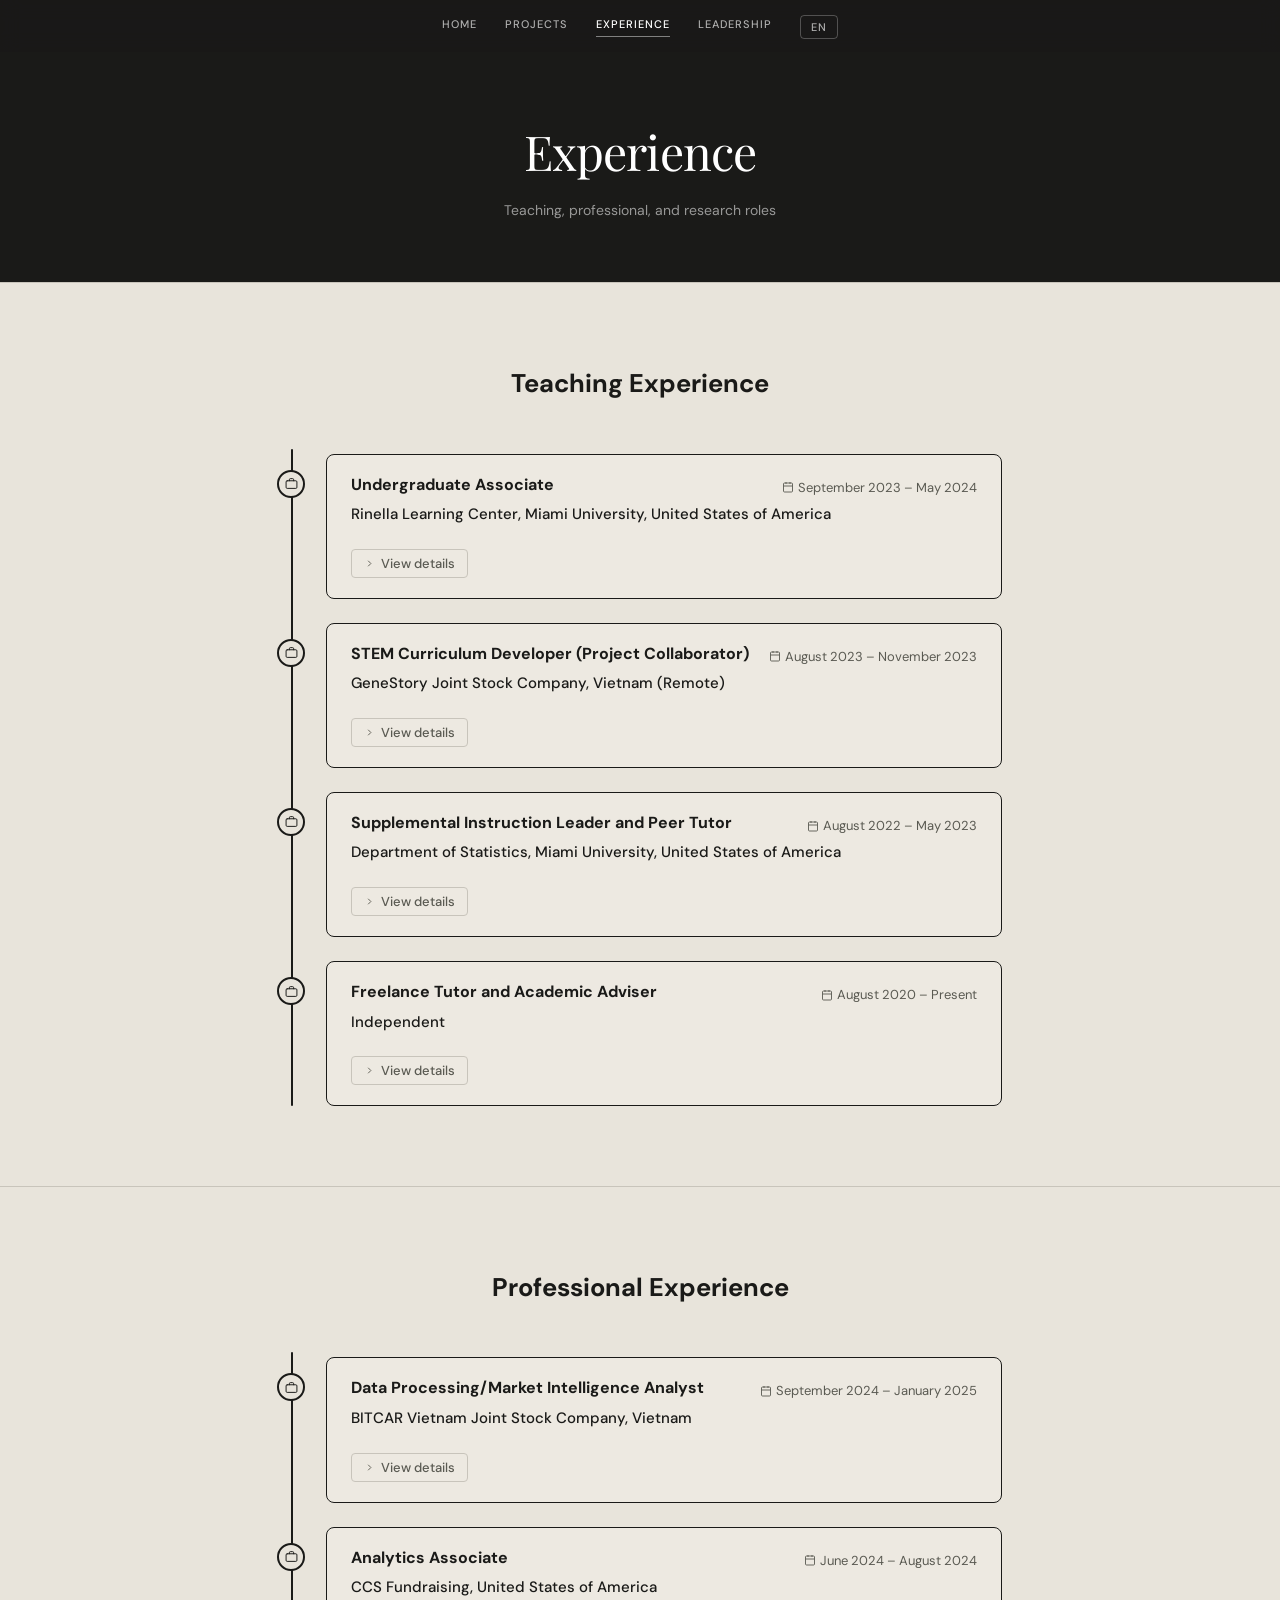
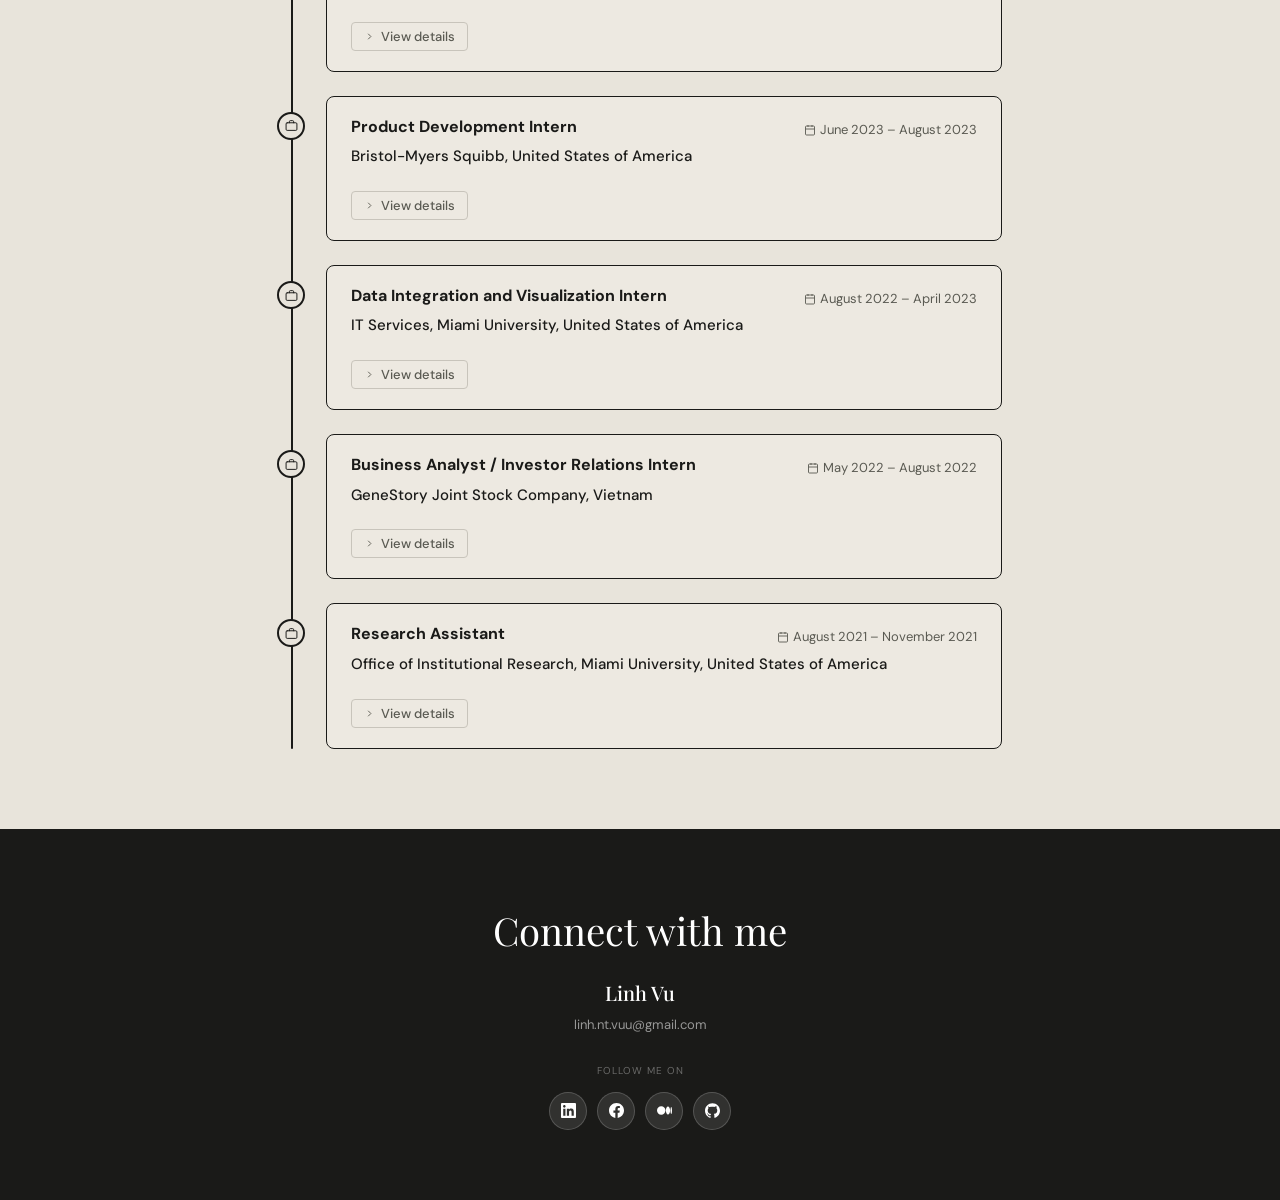
<file: experience.html>
<!DOCTYPE html>
<html lang="en">
<head>
  <meta charset="UTF-8" />
  <meta name="viewport" content="width=device-width, initial-scale=1.0" />
  <title>Experience | Linh Vu</title>
  <link rel="preconnect" href="https://fonts.googleapis.com" />
  <link rel="preconnect" href="https://fonts.gstatic.com" crossorigin />
  <link href="https://fonts.googleapis.com/css2?family=Playfair+Display:ital,wght@0,400;0,500;0,700;1,400;1,500&family=DM+Sans:wght@300;400;500&display=swap" rel="stylesheet" />
  <link rel="stylesheet" href="style.css" />
</head>
<body>
<nav>
  <div class="nav-links">
    <a href="index.html">Home</a>
    <a href="projects.html">Projects</a>
    <a href="experience.html" class="active">Experience</a>
    <a href="leadership.html">Leadership</a>
  </div>
  <div class="lang-switcher">
    <button class="lang-current" onclick="toggleLangMenu(this)">EN</button>
    <div class="lang-menu">
      <a href="vi/experience.html">VI</a>
    </div>
  </div>
</nav>

<div class="page-hero">
  <h1>Experience</h1>
  <p>Teaching, professional, and research roles</p>
</div>

<!-- briefcase icon dot used throughout -->

<section class="section" id="teaching">
  <div class="section-inner">
    <div class="section-label-wrap reveal"><div class="section-label">Teaching Experience</div></div>
    <div class="section-content">
      <div class="timeline reveal">

        <!-- Undergraduate Associate -->
        <div class="timeline-item">
          <div class="timeline-dot"><svg viewBox="0 0 24 24"><rect x="2" y="7" width="20" height="14" rx="2"/><path d="M16 7V5a2 2 0 00-2-2h-4a2 2 0 00-2 2v2"/></svg></div>
          <div class="timeline-card">
            <div class="timeline-card-header">
              <div class="timeline-card-title">Undergraduate Associate</div>
              <div class="timeline-card-date">
                <svg viewBox="0 0 24 24"><rect x="3" y="4" width="18" height="18" rx="2"/><line x1="16" y1="2" x2="16" y2="6"/><line x1="8" y1="2" x2="8" y2="6"/><line x1="3" y1="10" x2="21" y2="10"/></svg>
                September 2023 – May 2024
              </div>
            </div>
            <span class="timeline-card-org">Rinella Learning Center, Miami University, United States of America</span>

            <button class="timeline-card-toggle" onclick="toggleCard(this)">
              <svg viewBox="0 0 24 24"><polyline points="9 6 15 12 9 18"/></svg>
              View details
            </button>
            
            <div class="experience-panel">
              <ul class="experience-panel-bullets">
                <li>Nominated by a Department of Statistics faculty mentor to participate in the Undergraduate Associates (UA) program, a selective initiative designed for students to explore academic careers by working closely with faculty on teaching and research responsibilities.</li>
                <li>Supported research responsibilities: literature organization, data preparation, variable coding, and preliminary descriptive analysis.</li>
                <li>Supported teaching responsibilities: Observed and assisted with class sessions under direct faculty supervision; reviewed and provided written qualitative feedback on student assignments to inform faculty grading.</li>
                <li>Met with faculty mentor weekly to discuss student progress, teaching approaches, course planning, and research objectives.</li>
                <li>Gained understanding of academic career pathways, faculty responsibilities, student learning support structures, and the relationship between teaching and research.</li>
              </ul>
            </div>
            
          </div>
        </div>

        <!-- STEM Curriculum Developer -->
        <div class="timeline-item">
          <div class="timeline-dot"><svg viewBox="0 0 24 24"><rect x="2" y="7" width="20" height="14" rx="2"/><path d="M16 7V5a2 2 0 00-2-2h-4a2 2 0 00-2 2v2"/></svg></div>
          <div class="timeline-card">
            <div class="timeline-card-header">
              <div class="timeline-card-title">STEM Curriculum Developer (Project Collaborator)</div>
              <div class="timeline-card-date">
                <svg viewBox="0 0 24 24"><rect x="3" y="4" width="18" height="18" rx="2"/><line x1="16" y1="2" x2="16" y2="6"/><line x1="8" y1="2" x2="8" y2="6"/><line x1="3" y1="10" x2="21" y2="10"/></svg>
                August 2023 – November 2023
              </div>
            </div>
            <span class="timeline-card-org">GeneStory Joint Stock Company, Vietnam (Remote)</span>

            <button class="timeline-card-toggle" onclick="toggleCard(this)">
              <svg viewBox="0 0 24 24"><polyline points="9 6 15 12 9 18"/></svg>
              View details
            </button>
            
            <div class="experience-panel">
              <p><a href="https://genestory.ai" target="_blank">GeneStory</a> is a genomic and digital health start-up in Vietnam, founded by the executives of Vingroup JSC and VinBigData JSC, with the mission of encouraging lifestyle improvement, disease prevention, and early detection through modern AI and the largest database of genomic variants for the Vietnamese population.</p>
              <ul class="experience-panel-bullets">
                <li>Designed a 4-module STEM education curriculum with project-based learning activities in biology, health sciences, and scientific computing for K-12 learners and parents.</li>
                <li>Created educational materials and videos for an Open Day event reaching 200+ participants.</li>
              </ul>
            </div>
            
          </div>
        </div>
        
        <!-- SI Leader and Peer Tutor -->
        <div class="timeline-item">
          <div class="timeline-dot"><svg viewBox="0 0 24 24"><rect x="2" y="7" width="20" height="14" rx="2"/><path d="M16 7V5a2 2 0 00-2-2h-4a2 2 0 00-2 2v2"/></svg></div>
          <div class="timeline-card">
            <div class="timeline-card-header">
              <div class="timeline-card-title">Supplemental Instruction Leader and Peer Tutor</div>
              <div class="timeline-card-date">
                <svg viewBox="0 0 24 24"><rect x="3" y="4" width="18" height="18" rx="2"/><line x1="16" y1="2" x2="16" y2="6"/><line x1="8" y1="2" x2="8" y2="6"/><line x1="3" y1="10" x2="21" y2="10"/></svg>
                August 2022 – May 2023
              </div>
            </div>
            <span class="timeline-card-org">Department of Statistics, Miami University, United States of America</span>

            <button class="timeline-card-toggle" onclick="toggleCard(this)">
              <svg viewBox="0 0 24 24"><polyline points="9 6 15 12 9 18"/></svg>
              View details
            </button>
            
            <div class="experience-panel">
              <ul class="experience-panel-bullets">
                <li>Selected by the Rinella Learning Center as a Supplemental Instruction (SI) Leader and Peer Tutor to provide structured academic support for undergraduate data science courses.</li>
                <li>Completed mandatory training in evidence-based peer teaching methodologies, collaborative learning techniques, student learning strategies, and facilitation skills.</li>
                <li>Delivered two structured SI sessions per week focused on helping students <em>"learn how to learn"</em>: note-taking strategies, problem-solving frameworks, memory skills, self-testing methods, and test preparation and test-taking techniques.</li>
                <li>Communicated weekly with course instructors to align supplemental material with lecture topics and project deadlines; attended all course lectures and maintained electronic attendance records.</li>
              </ul>
            </div>
            
          </div>
        </div>

        <!-- Freelance Tutor and Academic Adviser -->
        <div class="timeline-item">
          <div class="timeline-dot"><svg viewBox="0 0 24 24"><rect x="2" y="7" width="20" height="14" rx="2"/><path d="M16 7V5a2 2 0 00-2-2h-4a2 2 0 00-2 2v2"/></svg></div>
          <div class="timeline-card">
            <div class="timeline-card-header">
              <div class="timeline-card-title">Freelance Tutor and Academic Adviser</div>
              <div class="timeline-card-date">
                <svg viewBox="0 0 24 24"><rect x="3" y="4" width="18" height="18" rx="2"/><line x1="16" y1="2" x2="16" y2="6"/><line x1="8" y1="2" x2="8" y2="6"/><line x1="3" y1="10" x2="21" y2="10"/></svg>
                August 2020 – Present
              </div>
            </div>
            <span class="timeline-card-org">Independent</span>
            
            <button class="timeline-card-toggle" onclick="toggleCard(this)">
              <svg viewBox="0 0 24 24"><polyline points="9 6 15 12 9 18"/></svg>
              View details
            </button>
            
            <div class="experience-panel">
              <ul class="experience-panel-bullets">
                <li>Provide personalized instruction to Vietnamese students across secondary school, high school, pre-college, and university undergraduate levels in Statistics, Calculus, Mathematics, Data Analysis, Econometrics, Economics, Business Management, and Financial Analysis.</li>
                <li>Prepare students for standardized examinations including SAT, Advanced Placement (AP), Victorian Certificate of Education (VCE), Western Australia Certificate of Education (WACE), Advanced Level (A-level), International Baccalaureate (IB), and IELTS through exam revision sessions and test-taking strategy coaching.</li>
                <li>Deliver academic advising on study pathways, major selection, and career orientation.</li>
                <li>Support students in preparing applications for colleges, international programs, and scholarships: advising on school selection strategy (fit analysis, reach/match/safety tiering, program alignment), building academic and extracurricular profiles, preparing application document checklists, drafting personal statements, and coordinating recommendation letter requests.</li>
                <li>Maintain regular communication with students and parents to track learning progress, provide updates, and adapt teaching methods to individual needs and learning styles.</li>
                <li>Achieved an average grade improvement of approximately 15 percentage points across all students; all pre-college students successfully transitioned to university-level coursework.</li>
              </ul>
            </div>
            
          </div>
        </div>

      </div>
    </div>
  </div>
</section>

<section class="section" id="professional">
  <div class="section-inner">
    <div class="section-label-wrap reveal"><div class="section-label">Professional Experience</div></div>
    <div class="section-content">
      <div class="timeline reveal">

        <!-- BITCAR -->
        <div class="timeline-item">
          <div class="timeline-dot"><svg viewBox="0 0 24 24"><rect x="2" y="7" width="20" height="14" rx="2"/><path d="M16 7V5a2 2 0 00-2-2h-4a2 2 0 00-2 2v2"/></svg></div>
          <div class="timeline-card">
            <div class="timeline-card-header">
              <div class="timeline-card-title">Data Processing/Market Intelligence Analyst</div>
              <div class="timeline-card-date">
                <svg viewBox="0 0 24 24"><rect x="3" y="4" width="18" height="18" rx="2"/><line x1="16" y1="2" x2="16" y2="6"/><line x1="8" y1="2" x2="8" y2="6"/><line x1="3" y1="10" x2="21" y2="10"/></svg>
                September 2024 – January 2025
              </div>
            </div>
            <span class="timeline-card-org">BITCAR Vietnam Joint Stock Company, Vietnam</span>

            <button class="timeline-card-toggle" onclick="toggleCard(this)">
              <svg viewBox="0 0 24 24"><polyline points="9 6 15 12 9 18"/></svg>
              View details
            </button>
            
            <div class="experience-panel">
              <p><a href="https://bitcar.com.vn" target="_blank">BITCAR Vietnam</a> is the largest multi-brand automotive dealership network in Northern Vietnam, with 12+ authorized dealerships representing BYD, Mitsubishi, Toyota, and Ford. The company also operates 100+ public EV charging stations nationwide through its subsidiary BITCHARGE, forming an integrated automotive retail and clean mobility ecosystem.</p>
              <ul class="experience-panel-bullets">
                <li>Automated data collection workflows using Octoparse web scraping to extract competitor pricing, market trend data, customer reviews, and accessory pricing for EV models to inform Vietnam pre-launch strategy.</li>
                <li>Built data pipelines in Python to process 50K+ records and performed extensive exploratory data analysis (EDA) for competitor analysis and market analysis.</li>
              </ul>
            </div>
            
          </div>
        </div>

        <!-- Analytics Associate -->
        <div class="timeline-item">
          <div class="timeline-dot"><svg viewBox="0 0 24 24"><rect x="2" y="7" width="20" height="14" rx="2"/><path d="M16 7V5a2 2 0 00-2-2h-4a2 2 0 00-2 2v2"/></svg></div>
          <div class="timeline-card">
            <div class="timeline-card-header">
              <div class="timeline-card-title">Analytics Associate</div>
              <div class="timeline-card-date">
                <svg viewBox="0 0 24 24"><rect x="3" y="4" width="18" height="18" rx="2"/><line x1="16" y1="2" x2="16" y2="6"/><line x1="8" y1="2" x2="8" y2="6"/><line x1="3" y1="10" x2="21" y2="10"/></svg>
                June 2024 – August 2024
              </div>
            </div>
            <span class="timeline-card-org">CCS Fundraising, United States of America</span>

            <button class="timeline-card-toggle" onclick="toggleCard(this)">
              <svg viewBox="0 0 24 24"><polyline points="9 6 15 12 9 18"/></svg>
              View details
            </button>
            
            <div class="experience-panel">
              <p><a href="https://www.ccsfundraising.com" target="_blank">CCS Fundraising</a>, founded in 1947, is a leading strategic consulting firm with nearly 80 years of experience in end-to-end fundraising services for nonprofit organizations across healthcare, higher education, and human services sectors. The firm operates 16 offices globally and manages over $32 billion in active campaign goals annually, delivering data-driven strategy, donor analytics, and development management to mission-driven clients.</p>
              <ul class="experience-panel-bullets">
                <li>Analyzed donor engagement patterns using R (tidyverse, caret) and Python; developed data preprocessing scripts for cleaning, transforming, and integrating complex donor databases.</li>
                <li>Built prototype analytics tools using MySQL, Docker, and Streamlit for donor retention visualization.</li>
                <li>Produced comprehensive reports and interactive dashboards to support fundraising strategies.</li>
              </ul>
            </div>
            
          </div>
        </div>

        <!-- Product Development Intern -->
        <div class="timeline-item">
          <div class="timeline-dot"><svg viewBox="0 0 24 24"><rect x="2" y="7" width="20" height="14" rx="2"/><path d="M16 7V5a2 2 0 00-2-2h-4a2 2 0 00-2 2v2"/></svg></div>
          <div class="timeline-card">
            <div class="timeline-card-header">
              <div class="timeline-card-title">Product Development Intern</div>
              <div class="timeline-card-date">
                <svg viewBox="0 0 24 24"><rect x="3" y="4" width="18" height="18" rx="2"/><line x1="16" y1="2" x2="16" y2="6"/><line x1="8" y1="2" x2="8" y2="6"/><line x1="3" y1="10" x2="21" y2="10"/></svg>
                June 2023 – August 2023
              </div>
            </div>
            <span class="timeline-card-org">Bristol-Myers Squibb, United States of America</span>

            <button class="timeline-card-toggle" onclick="toggleCard(this)">
              <svg viewBox="0 0 24 24"><polyline points="9 6 15 12 9 18"/></svg>
              View details
            </button>
            
            <div class="experience-panel">
              <p><a href="https://www.bms.com" target="_blank">Bristol Myers Squibb (BMS)</a> is a Fortune 500 global biopharmaceutical company, focusing on the research, development, manufacturing, and distribution of innovative medicines across oncology, immunology, hematology, and cardiovascular disease.</p>
              <ul class="experience-panel-bullets">
                <li>Created automated reporting workflows using Microsoft Power Platform (Power Apps and Power Automate), reducing manual reporting time by approximately 80% and data entry errors by 50%.</li>
                <li>Designed standardized workflow documentation for portfolio reporting, adopted across the Portfolio Strategy team, increasing team productivity by approximately 25%.</li>
              </ul>
            </div>
            
          </div>
        </div>

        <!-- Data Integration and Visualization Intern -->
        <div class="timeline-item">
          <div class="timeline-dot"><svg viewBox="0 0 24 24"><rect x="2" y="7" width="20" height="14" rx="2"/><path d="M16 7V5a2 2 0 00-2-2h-4a2 2 0 00-2 2v2"/></svg></div>
          <div class="timeline-card">
            <div class="timeline-card-header">
              <div class="timeline-card-title">Data Integration and Visualization Intern</div>
              <div class="timeline-card-date">
                <svg viewBox="0 0 24 24"><rect x="3" y="4" width="18" height="18" rx="2"/><line x1="16" y1="2" x2="16" y2="6"/><line x1="8" y1="2" x2="8" y2="6"/><line x1="3" y1="10" x2="21" y2="10"/></svg>
                August 2022 – April 2023
              </div>
            </div>
            <span class="timeline-card-org">IT Services, Miami University, United States of America</span>
            
            <button class="timeline-card-toggle" onclick="toggleCard(this)">
              <svg viewBox="0 0 24 24"><polyline points="9 6 15 12 9 18"/></svg>
              View details
            </button>
            
            <div class="experience-panel">
              <ul class="experience-panel-bullets">
                <li>Developed Excel-based metrics and formulas to measure customer satisfaction from campus surveys.</li>
                <li>Built Tableau dashboards to visualize IT service usage patterns and performance indicators for university stakeholders.</li>
                <li>Implemented an iPaaS solution to systematize task reminders and follow-ups, increasing productivity and responsiveness across the department.</li>
              </ul>
            </div>
            
          </div>
        </div>

        <!-- GeneStory Intern -->
        <div class="timeline-item">
          <div class="timeline-dot"><svg viewBox="0 0 24 24"><rect x="2" y="7" width="20" height="14" rx="2"/><path d="M16 7V5a2 2 0 00-2-2h-4a2 2 0 00-2 2v2"/></svg></div>
          <div class="timeline-card">
            <div class="timeline-card-header">
              <div class="timeline-card-title">Business Analyst / Investor Relations Intern</div>
              <div class="timeline-card-date">
                <svg viewBox="0 0 24 24"><rect x="3" y="4" width="18" height="18" rx="2"/><line x1="16" y1="2" x2="16" y2="6"/><line x1="8" y1="2" x2="8" y2="6"/><line x1="3" y1="10" x2="21" y2="10"/></svg>
                May 2022 – August 2022
              </div>
            </div>
            <span class="timeline-card-org">GeneStory Joint Stock Company, Vietnam</span>

            <button class="timeline-card-toggle" onclick="toggleCard(this)">
              <svg viewBox="0 0 24 24"><polyline points="9 6 15 12 9 18"/></svg>
              View details
            </button>
            
            <div class="experience-panel">
              <p><a href="https://genestory.ai" target="_blank">GeneStory</a> is a genomic and digital health start-up in Vietnam, founded by the executives of Vingroup JSC and VinBigData JSC, with the mission of encouraging lifestyle improvement, disease prevention, and early detection through modern AI and the largest database of genomic variants for the Vietnamese population.</p>
              <ul class="experience-panel-bullets">
                <li>Performed quantitative market analysis and produced visualizations of customer insights and strategic roadmap for pharmaceutical and genomics industries.</li>
                <li>Supported the Investor Relations team with market research and documentation for startup competitions.</li>
                <li>Collaborated with clinical experts to develop bilingual scientific genetic testing reports (English and Vietnamese) for healthcare providers.</li>
              </ul>
            </div>
            
          </div>
        </div>
        
        <!-- Research Assistant -->
        <div class="timeline-item">
          <div class="timeline-dot"><svg viewBox="0 0 24 24"><rect x="2" y="7" width="20" height="14" rx="2"/><path d="M16 7V5a2 2 0 00-2-2h-4a2 2 0 00-2 2v2"/></svg></div>
          <div class="timeline-card">
            <div class="timeline-card-header">
              <div class="timeline-card-title">Research Assistant</div>
              <div class="timeline-card-date">
                <svg viewBox="0 0 24 24"><rect x="3" y="4" width="18" height="18" rx="2"/><line x1="16" y1="2" x2="16" y2="6"/><line x1="8" y1="2" x2="8" y2="6"/><line x1="3" y1="10" x2="21" y2="10"/></svg>
                August 2021 – November 2021
              </div>
            </div>
            <span class="timeline-card-org">Office of Institutional Research, Miami University, United States of America</span>
            
            <button class="timeline-card-toggle" onclick="toggleCard(this)">
              <svg viewBox="0 0 24 24"><polyline points="9 6 15 12 9 18"/></svg>
              View details
            </button>
            
            <div class="experience-panel">
              <ul class="experience-panel-bullets">
                <li>Supported with data collection and analysis for a project tracking educational and career outcomes of approximately 5,000+ recent alumni, informing university planning and reporting.</li>
              </ul>
            </div>
            
          </div>
        </div>

      </div>
    </div>
  </div>
</section>

<!-- FOOTER -->
<footer class="footer" id="connect">
  <div class="footer-title">Connect with me</div>
  <div class="footer-name">Linh Vu</div>
  <div class="footer-email"><a href="mailto:linh.nt.vuu@gmail.com">linh.nt.vuu@gmail.com</a></div>
  <div class="footer-label">Follow me on</div>
  <div class="social-links">
    <a href="https://www.linkedin.com/in/linhvu11/" target="_blank" class="social-link" title="LinkedIn"><svg viewBox="0 0 24 24"><path d="M20.447 20.452h-3.554v-5.569c0-1.328-.027-3.037-1.852-3.037-1.853 0-2.136 1.445-2.136 2.939v5.667H9.351V9h3.414v1.561h.046c.477-.9 1.637-1.85 3.37-1.85 3.601 0 4.267 2.37 4.267 5.455v6.286zM5.337 7.433c-1.144 0-2.063-.926-2.063-2.065 0-1.138.92-2.063 2.063-2.063 1.14 0 2.064.925 2.064 2.063 0 1.139-.925 2.065-2.064 2.065zm1.782 13.019H3.555V9h3.564v11.452zM22.225 0H1.771C.792 0 0 .774 0 1.729v20.542C0 23.227.792 24 1.771 24h20.451C23.2 24 24 23.227 24 22.271V1.729C24 .774 23.2 0 22.222 0h.003z"/></svg></a>
    <a href="https://www.facebook.com/linhbong115" target="_blank" class="social-link" title="Facebook"><svg viewBox="0 0 24 24"><path d="M24 12.073c0-6.627-5.373-12-12-12s-12 5.373-12 12c0 5.99 4.388 10.954 10.125 11.854v-8.385H7.078v-3.47h3.047V9.43c0-3.007 1.792-4.669 4.533-4.669 1.312 0 2.686.235 2.686.235v2.953H15.83c-1.491 0-1.956.925-1.956 1.874v2.25h3.328l-.532 3.47h-2.796v8.385C19.612 23.027 24 18.062 24 12.073z"/></svg></a>
    <a href="https://medium.com/@linhvu.nt" target="_blank" class="social-link" title="Medium"><svg viewBox="0 0 24 24"><path d="M13.54 12a6.8 6.8 0 01-6.77 6.82A6.8 6.8 0 010 12a6.8 6.8 0 016.77-6.82A6.8 6.8 0 0113.54 12zM20.96 12c0 3.54-1.51 6.42-3.38 6.42-1.87 0-3.39-2.88-3.39-6.42s1.52-6.42 3.39-6.42 3.38 2.88 3.38 6.42M24 12c0 3.17-.53 5.75-1.19 5.75-.66 0-1.19-2.58-1.19-5.75s.53-5.75 1.19-5.75C23.47 6.25 24 8.83 24 12z"/></svg></a>
    <a href="https://github.com/linhvu11" target="_blank" class="social-link" title="GitHub"><svg viewBox="0 0 24 24"><path d="M12 .297c-6.63 0-12 5.373-12 12 0 5.303 3.438 9.8 8.205 11.385.6.113.82-.258.82-.577 0-.285-.01-1.04-.015-2.04-3.338.724-4.042-1.61-4.042-1.61C4.422 18.07 3.633 17.7 3.633 17.7c-1.087-.744.084-.729.084-.729 1.205.084 1.838 1.236 1.838 1.236 1.07 1.835 2.809 1.305 3.495.998.108-.776.417-1.305.76-1.605-2.665-.3-5.466-1.332-5.466-5.93 0-1.31.465-2.38 1.235-3.22-.135-.303-.54-1.523.105-3.176 0 0 1.005-.322 3.3 1.23.96-.267 1.98-.399 3-.405 1.02.006 2.04.138 3 .405 2.28-1.552 3.285-1.23 3.285-1.23.645 1.653.24 2.873.12 3.176.765.84 1.23 1.91 1.23 3.22 0 4.61-2.805 5.625-5.475 5.92.42.36.81 1.096.81 2.22 0 1.606-.015 2.896-.015 3.286 0 .315.21.69.825.57C20.565 22.092 24 17.592 24 12.297c0-6.627-5.373-12-12-12"/></svg></a>
  </div>
</footer>

<script src="shared.js"></script>
</body>
</html>
</file>
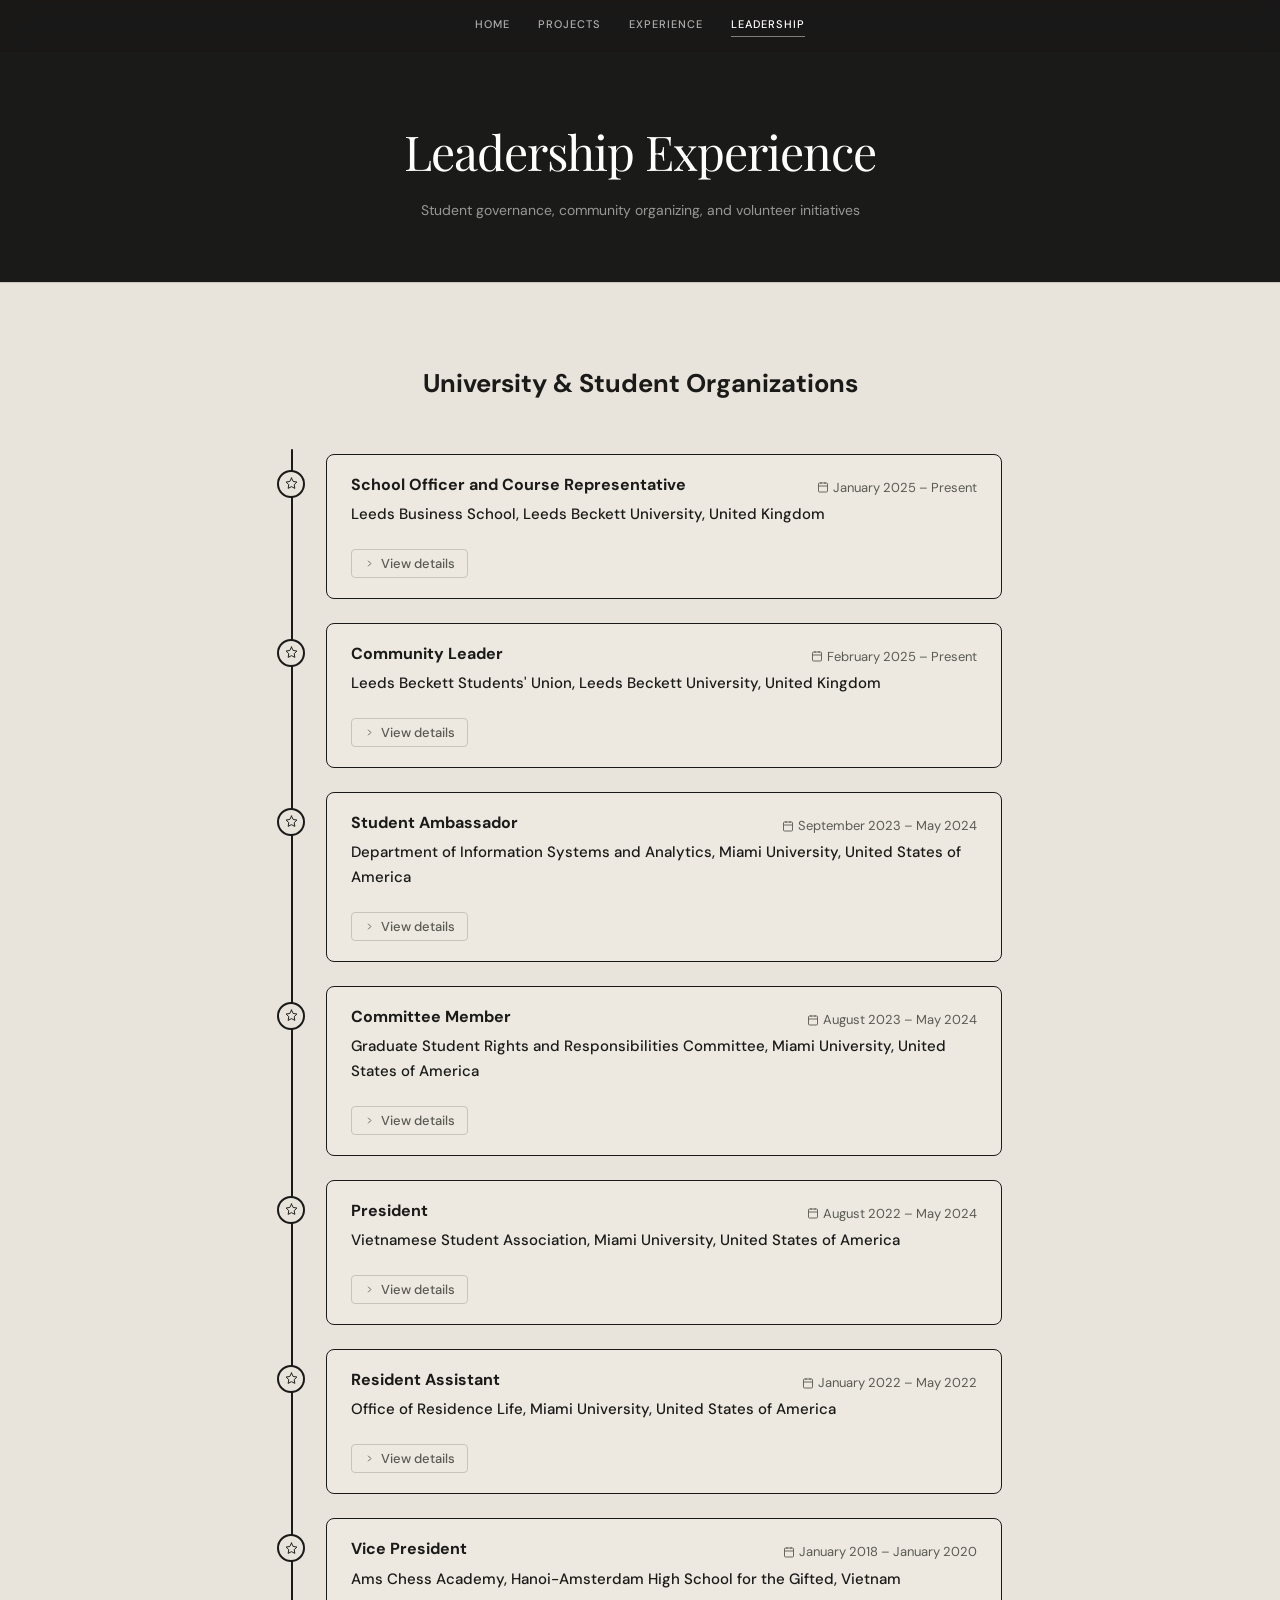
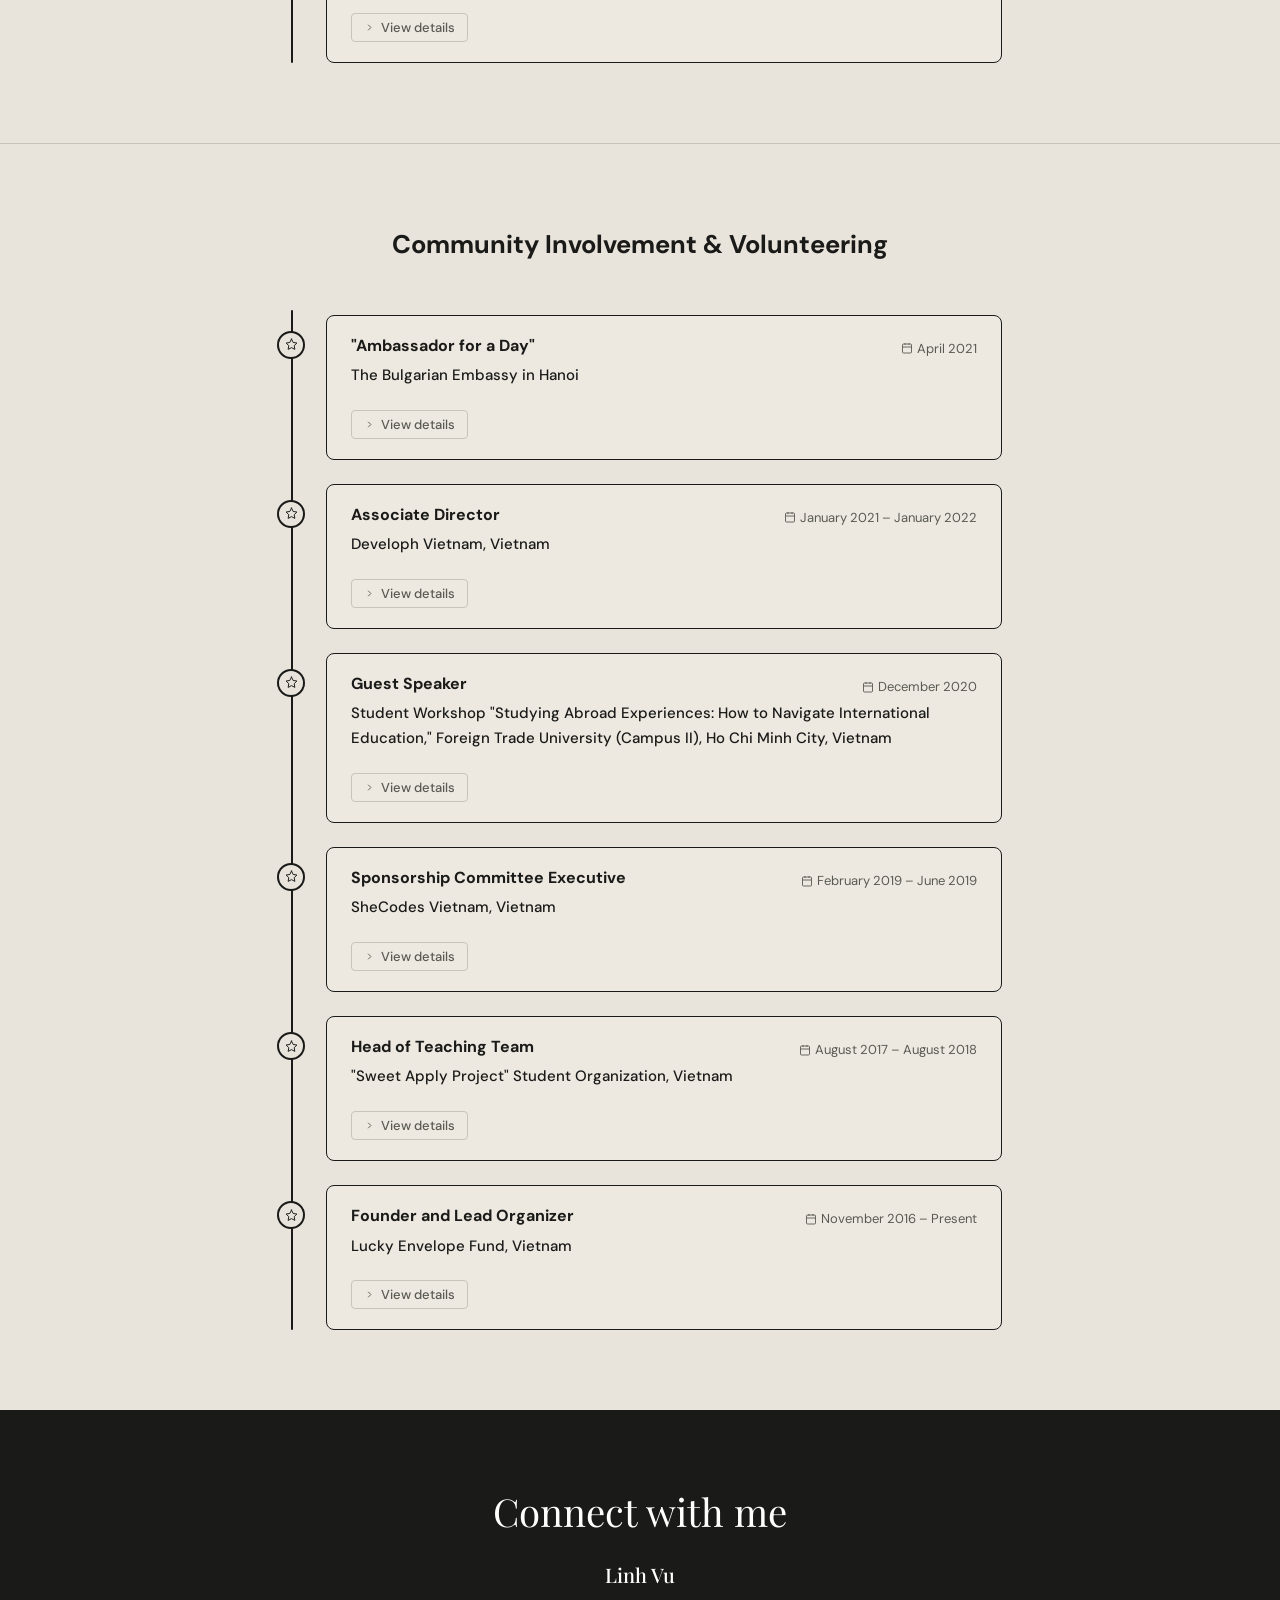
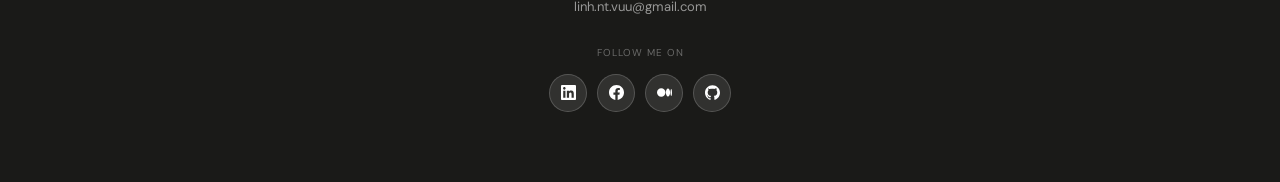
<file: leadership.html>
<!DOCTYPE html>
<html lang="en">
<head>
  <meta charset="UTF-8" />
  <meta name="viewport" content="width=device-width, initial-scale=1.0" />
  <title>Leadership | Linh Vu</title>
  <link rel="preconnect" href="https://fonts.googleapis.com" />
  <link rel="preconnect" href="https://fonts.gstatic.com" crossorigin />
  <link href="https://fonts.googleapis.com/css2?family=Playfair+Display:ital,wght@0,400;0,500;0,700;1,400;1,500&family=DM+Sans:wght@300;400;500&display=swap" rel="stylesheet" />
  <link rel="stylesheet" href="style.css" />
</head>
<body>
<nav>
  <div class="nav-links">
    <a href="index.html">Home</a>
    <a href="projects.html">Projects</a>
    <a href="experience.html">Experience</a>
    <a href="leadership.html" class="active">Leadership</a>
  </div>
  <!--
  <div class="lang-switcher">
    <button class="lang-current" onclick="toggleLangMenu(this)">EN</button>
    <div class="lang-menu">
      <a href="vi/leadership.html">VI</a>
    </div>
  </div>
  -->
</nav>

<div class="page-hero">
  <h1>Leadership Experience</h1>
  <p>Student governance, community organizing, and volunteer initiatives</p>
</div>

<!-- star SVG reused throughout — outline/line-art polygon -->

<!-- UNIVERSITY & STUDENT ORGANIZATIONS -->
<section class="section" id="university">
  <div class="section-inner">
    <div class="section-label-wrap reveal"><div class="section-label">University &amp; Student Organizations</div></div>
    <div class="section-content">
      <div class="timeline reveal">

        <!-- School Officer and Course Representative -->
        <div class="timeline-item">
          <div class="timeline-dot"><svg viewBox="0 0 24 24"><polygon points="12 2 15.09 8.26 22 9.27 17 14.14 18.18 21.02 12 17.77 5.82 21.02 7 14.14 2 9.27 8.91 8.26 12 2"/></svg></div>
          <div class="timeline-card">
            <div class="timeline-card-header">
              <div class="timeline-card-title">School Officer and Course Representative</div>
              <div class="timeline-card-date">
                <svg viewBox="0 0 24 24"><rect x="3" y="4" width="18" height="18" rx="2"/><line x1="16" y1="2" x2="16" y2="6"/><line x1="8" y1="2" x2="8" y2="6"/><line x1="3" y1="10" x2="21" y2="10"/></svg>
                January 2025 – Present
              </div>
            </div>
            <span class="timeline-card-org">Leeds Business School, Leeds Beckett University, United Kingdom</span>

            <button class="timeline-card-toggle" onclick="toggleCard(this)">
              <svg viewBox="0 0 24 24"><polyline points="9 6 15 12 9 18"/></svg>
              View details
            </button>
            
            <div class="experience-panel">
              <ul class="experience-panel-bullets">
                <li>Elected as a student representative for the MSc Management cohort, liaising between students and faculty to communicate academic concerns and contribute to course quality discussions.</li>
                <li>Served on Students' Union Executive Committee as the representative voice of Business School students; contributed to student engagement campaigns by empowering student communities to advocate for change and making timely decisions on urgent student matters.</li>
              </ul>
            </div>
            
          </div>
        </div>

        <!-- Community Leader -->
        <div class="timeline-item">
          <div class="timeline-dot"><svg viewBox="0 0 24 24"><polygon points="12 2 15.09 8.26 22 9.27 17 14.14 18.18 21.02 12 17.77 5.82 21.02 7 14.14 2 9.27 8.91 8.26 12 2"/></svg></div>
          <div class="timeline-card">
            <div class="timeline-card-header">
              <div class="timeline-card-title">Community Leader</div>
              <div class="timeline-card-date">
                <svg viewBox="0 0 24 24"><rect x="3" y="4" width="18" height="18" rx="2"/><line x1="16" y1="2" x2="16" y2="6"/><line x1="8" y1="2" x2="8" y2="6"/><line x1="3" y1="10" x2="21" y2="10"/></svg>
                February 2025 – Present
              </div>
            </div>
            <span class="timeline-card-org">Leeds Beckett Students' Union, Leeds Beckett University, United Kingdom</span>

            <button class="timeline-card-toggle" onclick="toggleCard(this)">
              <svg viewBox="0 0 24 24"><polyline points="9 6 15 12 9 18"/></svg>
              View details
            </button>
            
            <div class="experience-panel">
              <ul class="experience-panel-bullets">
                <li>Led the <em>Business Strategy, Operations and Enterprise (BSOE)</em> student community; facilitated peer networking, socialization, and collaboration among students on related programs.</li>
                <li>Worked alongside Student Community Organizers and Course Representatives to create a shared space for students to discuss common academic concerns and collectively advocate for positive change on campus.</li>
                <li>Supported wider Students' Union community organizing campaigns by connecting BSOE students to university-level initiatives and encouraging broader student engagement.</li>
              </ul>
            </div>
            
          </div>
        </div>

        <!-- Student Ambassador -->
        <div class="timeline-item">
          <div class="timeline-dot"><svg viewBox="0 0 24 24"><polygon points="12 2 15.09 8.26 22 9.27 17 14.14 18.18 21.02 12 17.77 5.82 21.02 7 14.14 2 9.27 8.91 8.26 12 2"/></svg></div>
          <div class="timeline-card">
            <div class="timeline-card-header">
              <div class="timeline-card-title">Student Ambassador</div>
              <div class="timeline-card-date">
                <svg viewBox="0 0 24 24"><rect x="3" y="4" width="18" height="18" rx="2"/><line x1="16" y1="2" x2="16" y2="6"/><line x1="8" y1="2" x2="8" y2="6"/><line x1="3" y1="10" x2="21" y2="10"/></svg>
                September 2023 – May 2024
              </div>
            </div>
            <span class="timeline-card-org">Department of Information Systems and Analytics, Miami University, United States of America</span>

            <button class="timeline-card-toggle" onclick="toggleCard(this)">
              <svg viewBox="0 0 24 24"><polyline points="9 6 15 12 9 18"/></svg>
              View details
            </button>
            
            <div class="experience-panel">
              <ul class="experience-panel-bullets">
                <li>Represented Department of Information Systems and Analytics as a student ambassador for Master of Science in Business Analytics (MSBA) program at student events and activities.</li>
                <li>Participated in outreach and marketing initiatives to promote MSBA program to prospective students and encourage applications; served as a point of contact for incoming and prospective students and supported their transition into the department.</li>
                <li>Organized and facilitated information sessions for prospective applicants, providing firsthand insight into the MSBA curriculum, student experience, career outcomes, and program culture.</li>
              </ul>
            </div>
            
          </div>
        </div>

        <!-- Committee Member -->
        <div class="timeline-item">
          <div class="timeline-dot"><svg viewBox="0 0 24 24"><polygon points="12 2 15.09 8.26 22 9.27 17 14.14 18.18 21.02 12 17.77 5.82 21.02 7 14.14 2 9.27 8.91 8.26 12 2"/></svg></div>
          <div class="timeline-card">
            <div class="timeline-card-header">
              <div class="timeline-card-title">Committee Member</div>
              <div class="timeline-card-date">
                <svg viewBox="0 0 24 24"><rect x="3" y="4" width="18" height="18" rx="2"/><line x1="16" y1="2" x2="16" y2="6"/><line x1="8" y1="2" x2="8" y2="6"/><line x1="3" y1="10" x2="21" y2="10"/></svg>
                August 2023 – May 2024
              </div>
            </div>
            <span class="timeline-card-org"><a href="https://miamioh.edu/graduate-school/student-resources/responsibilities-committee.html" target="_blank">Graduate Student Rights and Responsibilities Committee</a>, Miami University, United States of America</span>

            <button class="timeline-card-toggle" onclick="toggleCard(this)">
              <svg viewBox="0 0 24 24"><polyline points="9 6 15 12 9 18"/></svg>
              View details
            </button>
            
            <div class="experience-panel">
              <ul class="experience-panel-bullets">
                <li>Served on a standing university governance committee charged with formulating conduct standards, reviewing graduate student rights and responsibilities, and advising the Graduate Dean on University policy matters.</li>
              </ul>
            </div>
            
          </div>
        </div>

        <!-- VSA -->
        <div class="timeline-item">
          <div class="timeline-dot"><svg viewBox="0 0 24 24"><polygon points="12 2 15.09 8.26 22 9.27 17 14.14 18.18 21.02 12 17.77 5.82 21.02 7 14.14 2 9.27 8.91 8.26 12 2"/></svg></div>
          <div class="timeline-card">
            <div class="timeline-card-header">
              <div class="timeline-card-title">President</div>
              <div class="timeline-card-date">
                <svg viewBox="0 0 24 24"><rect x="3" y="4" width="18" height="18" rx="2"/><line x1="16" y1="2" x2="16" y2="6"/><line x1="8" y1="2" x2="8" y2="6"/><line x1="3" y1="10" x2="21" y2="10"/></svg>
                August 2022 – May 2024
              </div>
            </div>
            <span class="timeline-card-org">Vietnamese Student Association, Miami University, United States of America</span>

            <button class="timeline-card-toggle" onclick="toggleCard(this)">
              <svg viewBox="0 0 24 24"><polyline points="9 6 15 12 9 18"/></svg>
              View details
            </button>
            
            <div class="experience-panel">
              <p>The <a href="https://www.facebook.com/vsa.miamioh" target="_blank">Vietnamese Student Association (VSA)</a> at Miami University is a student-run organization dedicated to promoting Vietnamese culture, history, and current affairs within the university community, while fostering cross-cultural awareness and providing academic, social, and professional support to Vietnamese and Vietnamese-American students on campus.</p>
              <ul class="experience-panel-bullets">
                <li>Led the Vietnamese Student Association across 2 academic years, directing an executive board of 8 members through task delegation, progress tracking, and goal-setting to serve a Vietnamese student community of 70–80 members on campus.</li>
                <li>Planned and executed cultural events and community programming, including orientation, cultural showcases, and professional development workshops, attracting 100–150 participants per event and promoting cross-cultural inclusion across the wider university campus.</li>
                <li>Secured and managed $30,000 in funding across 4 semesters through coordination with the Associated Student Government (ASG) and International Student and Scholar Services (ISSS), overseeing budget planning, financial documentation, and periodic reporting.</li>
                <li>Served as the primary liaison between Vietnamese students and university offices including ISSS, academic departments, and campus support services; proactively identified and supported students facing academic or personal difficulties in navigating university processes and resources.</li>
              </ul>
            </div>
            
          </div>
        </div>

        <!-- RA -->
        <div class="timeline-item">
          <div class="timeline-dot"><svg viewBox="0 0 24 24"><polygon points="12 2 15.09 8.26 22 9.27 17 14.14 18.18 21.02 12 17.77 5.82 21.02 7 14.14 2 9.27 8.91 8.26 12 2"/></svg></div>
          <div class="timeline-card">
            <div class="timeline-card-header">
              <div class="timeline-card-title">Resident Assistant</div>
              <div class="timeline-card-date">
                <svg viewBox="0 0 24 24"><rect x="3" y="4" width="18" height="18" rx="2"/><line x1="16" y1="2" x2="16" y2="6"/><line x1="8" y1="2" x2="8" y2="6"/><line x1="3" y1="10" x2="21" y2="10"/></svg>
                January 2022 – May 2022
              </div>
            </div>
            <span class="timeline-card-org">Office of Residence Life, Miami University, United States of America</span>

            <button class="timeline-card-toggle" onclick="toggleCard(this)">
              <svg viewBox="0 0 24 24"><polyline points="9 6 15 12 9 18"/></svg>
              View details
            </button>
            
            <div class="experience-panel">
              <p>Resident Assistant (RA) is a full-time enrolled student who assists the Office of Residence Life in fostering growth and engaging in academic success, effective community engagement, intrapersonal development, and cultural competency.</p>
              <ul class="experience-panel-bullets">
                <li>Led a residential community of 50 students in a campus hall; responsible for community safety, academic support, and inclusive engagement across the semester.</li>
                <li>Planned and executed 5 community events to promote cross-cultural awareness, academic success, and interpersonal development; conducted regular one-on-one conversations with residents to identify concerns and connect them with appropriate campus resources.</li>
                <li>Participated in professional development training on policies, procedures, philosophy, and learning outcomes by the Office of Residence Life.</li>
              </ul>
            </div>
            
          </div>
        </div>
        
        <!-- ACA -->
        <div class="timeline-item">
          <div class="timeline-dot"><svg viewBox="0 0 24 24"><polygon points="12 2 15.09 8.26 22 9.27 17 14.14 18.18 21.02 12 17.77 5.82 21.02 7 14.14 2 9.27 8.91 8.26 12 2"/></svg></div>
          <div class="timeline-card">
            <div class="timeline-card-header">
              <div class="timeline-card-title">Vice President</div>
              <div class="timeline-card-date">
                <svg viewBox="0 0 24 24"><rect x="3" y="4" width="18" height="18" rx="2"/><line x1="16" y1="2" x2="16" y2="6"/><line x1="8" y1="2" x2="8" y2="6"/><line x1="3" y1="10" x2="21" y2="10"/></svg>
                January 2018 – January 2020
              </div>
            </div>
            <span class="timeline-card-org">Ams Chess Academy, Hanoi-Amsterdam High School for the Gifted, Vietnam</span>

            <button class="timeline-card-toggle" onclick="toggleCard(this)">
              <svg viewBox="0 0 24 24"><polyline points="9 6 15 12 9 18"/></svg>
              View details
            </button>
            
            <div class="experience-panel">
              <p><a href="https://www.facebook.com/amschessacademy" target="_blank">Ams Chess Academy (ACA)</a> is a student-founded chess and board game club established in September 2016 at Hanoi–Amsterdam High School for the Gifted, dedicated to promoting strategic thinking and competitive chess among students through inter-school tournaments, workshops, and outreach programs across Hanoi.</p>
              <ul class="experience-panel-bullets">
                <li>Organized chess tournaments and member networking events, creating event timelines and preparing sponsorship, venue, and equipment documentation.</li>
              </ul>
            </div>
            
          </div>
        </div>

      </div>
    </div>
  </div>
</section>

<!-- COMMUNITY & VOLUNTEER WORK (renamed) -->
<section class="section" id="community">
  <div class="section-inner">
    <div class="section-label-wrap reveal"><div class="section-label">Community Involvement &amp; Volunteering</div></div>
    <div class="section-content">
      <div class="timeline reveal">

        <!-- Ambassador for a Day -->
        <div class="timeline-item">
          <div class="timeline-dot"><svg viewBox="0 0 24 24"><polygon points="12 2 15.09 8.26 22 9.27 17 14.14 18.18 21.02 12 17.77 5.82 21.02 7 14.14 2 9.27 8.91 8.26 12 2"/></svg></div>
          <div class="timeline-card">
            <div class="timeline-card-header">
              <div class="timeline-card-title">"Ambassador for a Day"</div>
              <div class="timeline-card-date">
                <svg viewBox="0 0 24 24"><rect x="3" y="4" width="18" height="18" rx="2"/><line x1="16" y1="2" x2="16" y2="6"/><line x1="8" y1="2" x2="8" y2="6"/><line x1="3" y1="10" x2="21" y2="10"/></svg>
                April 2021
              </div>
            </div>
            <span class="timeline-card-org">The Bulgarian Embassy in Hanoi</span>

            <button class="timeline-card-toggle" onclick="toggleCard(this)">
              <svg viewBox="0 0 24 24"><polyline points="9 6 15 12 9 18"/></svg>
              View details
            </button>
            
            <div class="experience-panel">
              <ul class="experience-panel-bullets">
                <li>Selected as one of four participants to take part in the "Ambassador for a Day" Program, organized by four European embassies in Vietnam (the Embassies of Bulgaria, the Netherlands, Norway, and Sweden) to mark International Women's Day, promote gender equality, and inspire young Vietnamese women toward leadership roles in international organizations.</li>
                <li>Shadowed female ambassadors and participated in a day of diplomatic work in Hanoi alongside the Bulgarian Ambassador.</li>
                <li>Photos from the program are available on the <a href="https://www.facebook.com/BulgariaInVietnam/posts/pfbid02wbCCHZA6i9LwUJH1fuxfpJGNsRxLjtJKsrBto8tGFLZusyHQdfeQMHwV6e5x23Vnl" target="_blank">Bulgarian Embassy in Hanoi</a>'s Facebook page.</li>
              </ul>
            </div>
            
          </div>
        </div>

        <!-- Developh Vietnam -->
        <div class="timeline-item">
          <div class="timeline-dot"><svg viewBox="0 0 24 24"><polygon points="12 2 15.09 8.26 22 9.27 17 14.14 18.18 21.02 12 17.77 5.82 21.02 7 14.14 2 9.27 8.91 8.26 12 2"/></svg></div>
          <div class="timeline-card">
            <div class="timeline-card-header">
              <div class="timeline-card-title">Associate Director</div>
              <div class="timeline-card-date">
                <svg viewBox="0 0 24 24"><rect x="3" y="4" width="18" height="18" rx="2"/><line x1="16" y1="2" x2="16" y2="6"/><line x1="8" y1="2" x2="8" y2="6"/><line x1="3" y1="10" x2="21" y2="10"/></svg>
                January 2021 – January 2022
              </div>
            </div>
            <span class="timeline-card-org">Developh Vietnam, Vietnam</span>

            <button class="timeline-card-toggle" onclick="toggleCard(this)">
              <svg viewBox="0 0 24 24"><polyline points="9 6 15 12 9 18"/></svg>
              View details
            </button>
            
            <div class="experience-panel">
              <p><a href="https://www.facebook.com/develophvn" target="_blank">Developh Vietnam</a> is a non-governmental organization founded in 2020 with the mission of connecting students passionate about technology through coding education, career development programs, and community-building events across Vietnam.</p>
              <ul class="experience-panel-bullets">
                <li>Directed end-to-end delivery of the DIY (Develop It Yourself) Camp, a 4-month online technology boot camp covering front-end, back-end, and full-stack web development, designed for students pursuing careers in software engineering; coordinated mentor recruitment, managed participant outreach and enrollment, and oversaw session logistics across 30+ workshops.</li>
                <li>Co-organized community technology events reaching 200+ attendees/event, including "Tech Talk" workshop and "Empower: Uncovering the UI/UX World".</li>
                <li>Developed curriculum and learning resources for coding and technology workshops, equipping participants with practical software development skills and exposure to global tech career pathways.</li>
              </ul>
            </div>
            
          </div>
        </div>

        <!-- Guest Speaker -->
        <div class="timeline-item">
          <div class="timeline-dot"><svg viewBox="0 0 24 24"><polygon points="12 2 15.09 8.26 22 9.27 17 14.14 18.18 21.02 12 17.77 5.82 21.02 7 14.14 2 9.27 8.91 8.26 12 2"/></svg></div>
          <div class="timeline-card">
            <div class="timeline-card-header">
              <div class="timeline-card-title">Guest Speaker</div>
              <div class="timeline-card-date">
                <svg viewBox="0 0 24 24"><rect x="3" y="4" width="18" height="18" rx="2"/><line x1="16" y1="2" x2="16" y2="6"/><line x1="8" y1="2" x2="8" y2="6"/><line x1="3" y1="10" x2="21" y2="10"/></svg>
                December 2020
              </div>
            </div>
            <span class="timeline-card-org">Student Workshop "Studying Abroad Experiences: How to Navigate International Education," Foreign Trade University (Campus II), Ho Chi Minh City, Vietnam</span>
        
            <button class="timeline-card-toggle" onclick="toggleCard(this)">
              <svg viewBox="0 0 24 24"><polyline points="9 6 15 12 9 18"/></svg>
              View details
            </button>
        
            <div class="experience-panel">
              <ul class="experience-panel-bullets">
                <li>Invited as a Guest Speaker at workshop "Studying Abroad Experiences: How to Navigate International Education" ("Chia sẻ kinh nghiệm học tập hiệu quả trong môi trường quốc tế"), co-organized by Foreign Trade University (Campus II), the <a href="https://www.facebook.com/ICC.FTU2/" target="_blank">International Cooperation Club (ICC FTU2)</a>, and the <a href="https://hoisinhvientphcm.com" target="_blank">Vietnam National Union of Students (VNUS)</a>.</li>
                <li>Shared insights on international exchange application processes, cross-cultural adaptation, and essential academic and soft skills for studying abroad.</li>
              </ul>
            </div>
        
          </div>
        </div>

        <!-- SheCodes -->
        <div class="timeline-item">
          <div class="timeline-dot"><svg viewBox="0 0 24 24"><polygon points="12 2 15.09 8.26 22 9.27 17 14.14 18.18 21.02 12 17.77 5.82 21.02 7 14.14 2 9.27 8.91 8.26 12 2"/></svg></div>
          <div class="timeline-card">
            <div class="timeline-card-header">
              <div class="timeline-card-title">Sponsorship Committee Executive</div>
              <div class="timeline-card-date">
                <svg viewBox="0 0 24 24"><rect x="3" y="4" width="18" height="18" rx="2"/><line x1="16" y1="2" x2="16" y2="6"/><line x1="8" y1="2" x2="8" y2="6"/><line x1="3" y1="10" x2="21" y2="10"/></svg>
                February 2019 – June 2019
              </div>
            </div>
            <span class="timeline-card-org">SheCodes Vietnam, Vietnam</span>

            <button class="timeline-card-toggle" onclick="toggleCard(this)">
              <svg viewBox="0 0 24 24"><polyline points="9 6 15 12 9 18"/></svg>
              View details
            </button>
            
            <div class="experience-panel">
              <p><a href="https://www.facebook.com/shecodesvietnam/" target="_blank">SheCodes Vietnam</a> is a non-profit organization and one of Vietnam's most active women-in-technology communities, dedicated to empowering and supporting women to pursue careers in technology through hackathons, workshops, and peer learning events.</p>
              <ul class="experience-panel-bullets">
                <li>Conducted cold outreach to 40+ potential sponsors, developed sponsorship packages and proposals, and secured 10+ confirmed sponsors to fund SheCodes Vietnam's signature women-in-technology hackathon.</li>
                <li>Managed ongoing sponsor relationships and tracked sponsorship budget throughout the event cycle, ensuring commitments were fulfilled and deliverables met on both sides.</li>
                <li>Supported on-site execution of the hackathon and pre-event workshops, contributing to an event that attracted 300+ registrants with approximately 70% active participation across all sessions.</li>
              </ul>
            </div>
            
          </div>
        </div>

        <!-- SAP -->
        <div class="timeline-item">
          <div class="timeline-dot"><svg viewBox="0 0 24 24"><polygon points="12 2 15.09 8.26 22 9.27 17 14.14 18.18 21.02 12 17.77 5.82 21.02 7 14.14 2 9.27 8.91 8.26 12 2"/></svg></div>
          <div class="timeline-card">
            <div class="timeline-card-header">
              <div class="timeline-card-title">Head of Teaching Team</div>
              <div class="timeline-card-date">
                <svg viewBox="0 0 24 24"><rect x="3" y="4" width="18" height="18" rx="2"/><line x1="16" y1="2" x2="16" y2="6"/><line x1="8" y1="2" x2="8" y2="6"/><line x1="3" y1="10" x2="21" y2="10"/></svg>
                August 2017 – August 2018
              </div>
            </div>
            <span class="timeline-card-org">"Sweet Apply Project" Student Organization, Vietnam</span>

            <button class="timeline-card-toggle" onclick="toggleCard(this)">
              <svg viewBox="0 0 24 24"><polyline points="9 6 15 12 9 18"/></svg>
              View details
            </button>
            
            <div class="experience-panel">
              <p><a href="https://www.facebook.com/SweetApplyProject" target="_blank">Sweet Apply Project</a> is a volunteer-driven, non-profit student organization founded in 2017 with the motto "The love you give lasts forever," dedicated to providing tutoring, mentorship, and community events for orphaned children and underprivileged youth across Vietnam.</p>
              <ul class="experience-panel-bullets">
                <li>Led a volunteer teaching team at Ha Cau Orphanage (Hanoi), managed weekly tutoring schedules, and coordinated session logistics to ensure consistent, structured learning support for orphaned children.</li>
                <li>Designed and delivered remedial literacy and numeracy lessons tailored to individual learning gaps to build a supportive classroom environment that helped participating children overcome academic challenges.</li>
              </ul>
            </div>
            
          </div>
        </div>

        <!-- Lucky Envelope -->
        <div class="timeline-item">
          <div class="timeline-dot"><svg viewBox="0 0 24 24"><polygon points="12 2 15.09 8.26 22 9.27 17 14.14 18.18 21.02 12 17.77 5.82 21.02 7 14.14 2 9.27 8.91 8.26 12 2"/></svg></div>
          <div class="timeline-card">
            <div class="timeline-card-header">
              <div class="timeline-card-title">Founder and Lead Organizer</div>
              <div class="timeline-card-date">
                <svg viewBox="0 0 24 24"><rect x="3" y="4" width="18" height="18" rx="2"/><line x1="16" y1="2" x2="16" y2="6"/><line x1="8" y1="2" x2="8" y2="6"/><line x1="3" y1="10" x2="21" y2="10"/></svg>
                November 2016 – Present
              </div>
            </div>
            <span class="timeline-card-org">Lucky Envelope Fund, Vietnam</span>

            <button class="timeline-card-toggle" onclick="toggleCard(this)">
              <svg viewBox="0 0 24 24"><polyline points="9 6 15 12 9 18"/></svg>
              View details
            </button>
            
            <div class="experience-panel">
              <p>Lucky Envelope Fund ("Lì xì cho em") is a volunteer-led community charity initiative founded in 2016 in Vietnam, dedicated to improving the lives of orphaned, disadvantaged, and disabled children across Northern Vietnam through biannual fundraising events, care package distributions, and direct financial assistance delivered in partnership with local schools, hospitals, and charitable organizations.</p>
              <ul class="experience-panel-bullets">
                <li>Lead a small team of volunteers across all stages of each fundraising cycle, including task delegation, progress coordination, event logistics, and on-ground delivery.</li>
                <li>Plan and execute biannual fundraising events, managing end-to-end operations from budgeting and resource allocation to post-event financial reporting; raised approximately $20,000 over seven years (2016–2023).</li>
                <li>Drive donor engagement through communications and social media outreach, maintaining consistent donor relationships across fundraising cycles to sustain long-term community support.</li>
                <li>Build and maintain partnerships with schools, hospitals, and charitable organizations across Northern Vietnam to channel support directly to beneficiaries in the form of gifts, care packages, and financial assistance.</li>
              </ul>
            </div>
            
          </div>
        </div>
        
      </div>
    </div>
  </div>
</section>

<!-- FOOTER -->
<footer class="footer" id="connect">
  <div class="footer-title">Connect with me</div>
  <div class="footer-name">Linh Vu</div>
  <div class="footer-email"><a href="mailto:linh.nt.vuu@gmail.com">linh.nt.vuu@gmail.com</a></div>
  <div class="footer-label">Follow me on</div>
  <div class="social-links">
    <a href="https://www.linkedin.com/in/linhvu11/" target="_blank" class="social-link" title="LinkedIn"><svg viewBox="0 0 24 24"><path d="M20.447 20.452h-3.554v-5.569c0-1.328-.027-3.037-1.852-3.037-1.853 0-2.136 1.445-2.136 2.939v5.667H9.351V9h3.414v1.561h.046c.477-.9 1.637-1.85 3.37-1.85 3.601 0 4.267 2.37 4.267 5.455v6.286zM5.337 7.433c-1.144 0-2.063-.926-2.063-2.065 0-1.138.92-2.063 2.063-2.063 1.14 0 2.064.925 2.064 2.063 0 1.139-.925 2.065-2.064 2.065zm1.782 13.019H3.555V9h3.564v11.452zM22.225 0H1.771C.792 0 0 .774 0 1.729v20.542C0 23.227.792 24 1.771 24h20.451C23.2 24 24 23.227 24 22.271V1.729C24 .774 23.2 0 22.222 0h.003z"/></svg></a>
    <a href="https://www.facebook.com/linhbong115" target="_blank" class="social-link" title="Facebook"><svg viewBox="0 0 24 24"><path d="M24 12.073c0-6.627-5.373-12-12-12s-12 5.373-12 12c0 5.99 4.388 10.954 10.125 11.854v-8.385H7.078v-3.47h3.047V9.43c0-3.007 1.792-4.669 4.533-4.669 1.312 0 2.686.235 2.686.235v2.953H15.83c-1.491 0-1.956.925-1.956 1.874v2.25h3.328l-.532 3.47h-2.796v8.385C19.612 23.027 24 18.062 24 12.073z"/></svg></a>
    <a href="https://medium.com/@linhvu.nt" target="_blank" class="social-link" title="Medium"><svg viewBox="0 0 24 24"><path d="M13.54 12a6.8 6.8 0 01-6.77 6.82A6.8 6.8 0 010 12a6.8 6.8 0 016.77-6.82A6.8 6.8 0 0113.54 12zM20.96 12c0 3.54-1.51 6.42-3.38 6.42-1.87 0-3.39-2.88-3.39-6.42s1.52-6.42 3.39-6.42 3.38 2.88 3.38 6.42M24 12c0 3.17-.53 5.75-1.19 5.75-.66 0-1.19-2.58-1.19-5.75s.53-5.75 1.19-5.75C23.47 6.25 24 8.83 24 12z"/></svg></a>
    <a href="https://github.com/linhvu11" target="_blank" class="social-link" title="GitHub"><svg viewBox="0 0 24 24"><path d="M12 .297c-6.63 0-12 5.373-12 12 0 5.303 3.438 9.8 8.205 11.385.6.113.82-.258.82-.577 0-.285-.01-1.04-.015-2.04-3.338.724-4.042-1.61-4.042-1.61C4.422 18.07 3.633 17.7 3.633 17.7c-1.087-.744.084-.729.084-.729 1.205.084 1.838 1.236 1.838 1.236 1.07 1.835 2.809 1.305 3.495.998.108-.776.417-1.305.76-1.605-2.665-.3-5.466-1.332-5.466-5.93 0-1.31.465-2.38 1.235-3.22-.135-.303-.54-1.523.105-3.176 0 0 1.005-.322 3.3 1.23.96-.267 1.98-.399 3-.405 1.02.006 2.04.138 3 .405 2.28-1.552 3.285-1.23 3.285-1.23.645 1.653.24 2.873.12 3.176.765.84 1.23 1.91 1.23 3.22 0 4.61-2.805 5.625-5.475 5.92.42.36.81 1.096.81 2.22 0 1.606-.015 2.896-.015 3.286 0 .315.21.69.825.57C20.565 22.092 24 17.592 24 12.297c0-6.627-5.373-12-12-12"/></svg></a>
  </div>
</footer>

<script src="shared.js"></script>
</body>
</html>
</file>
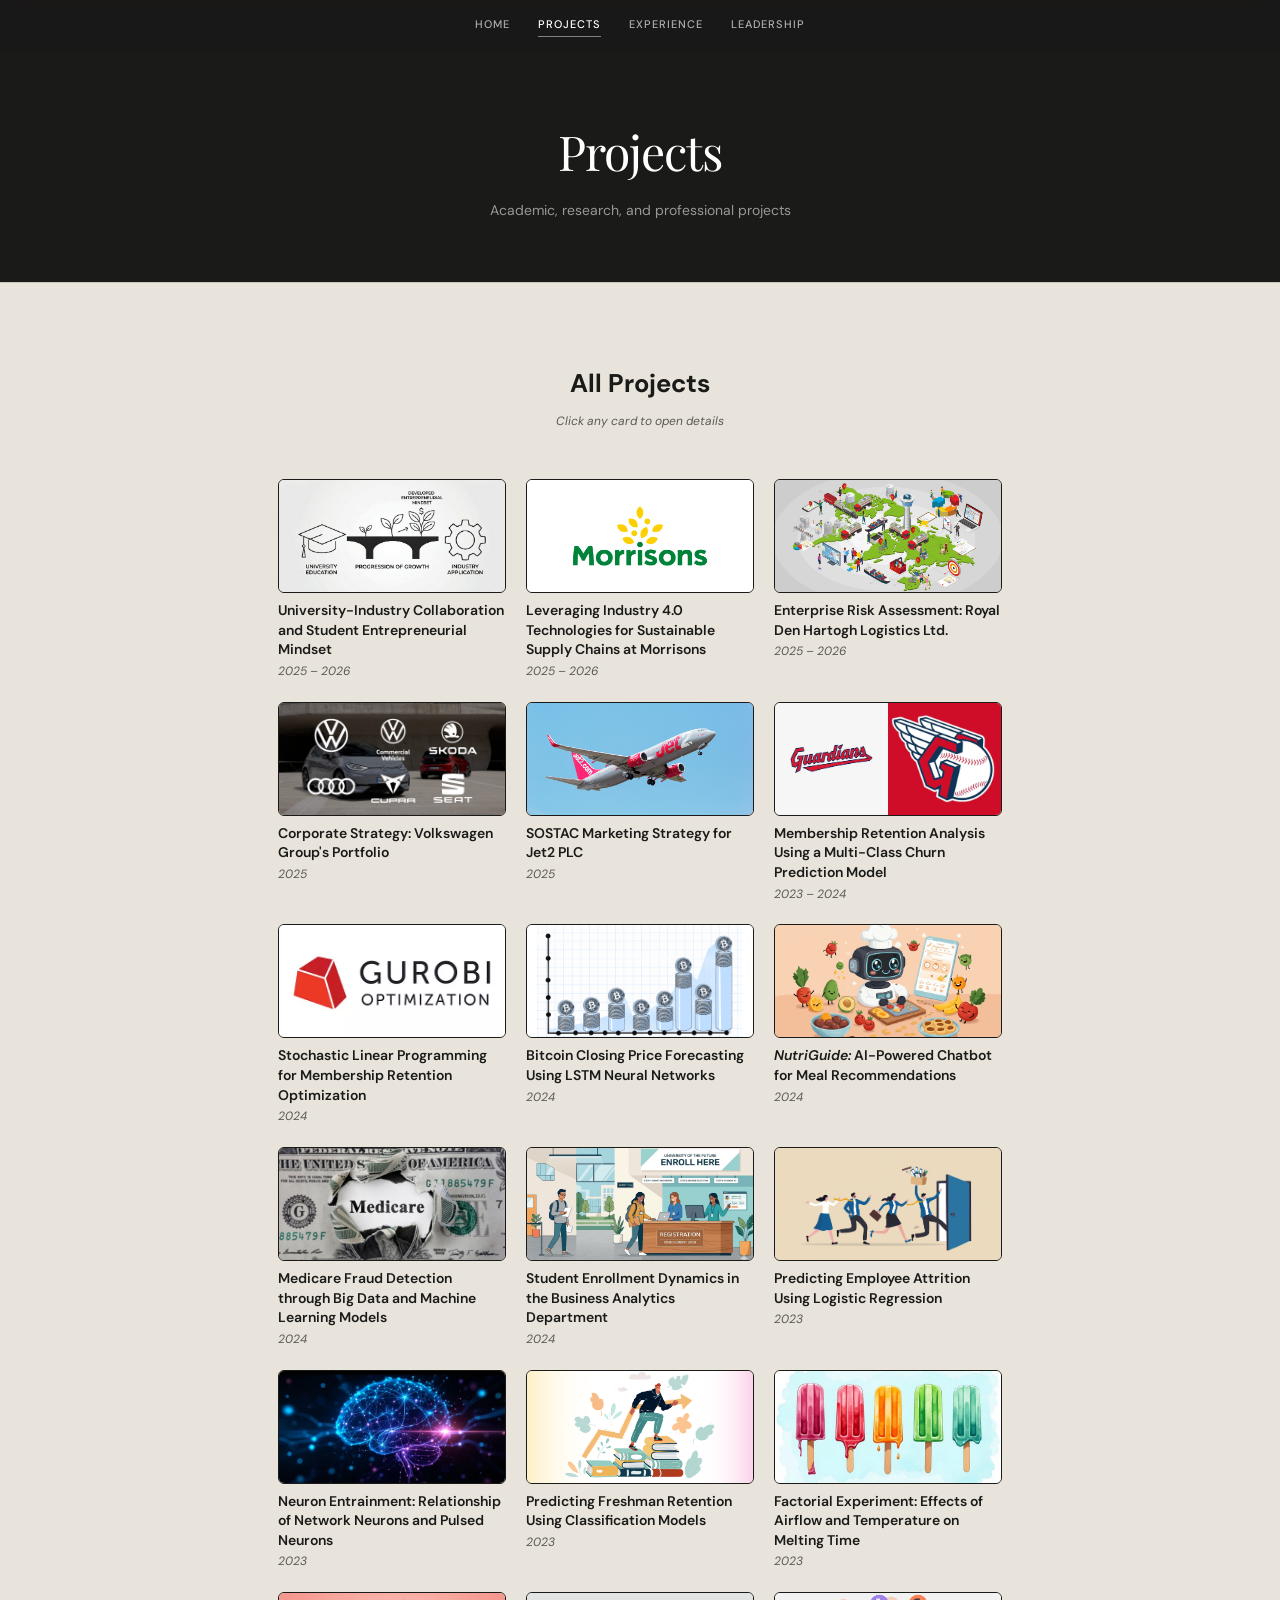
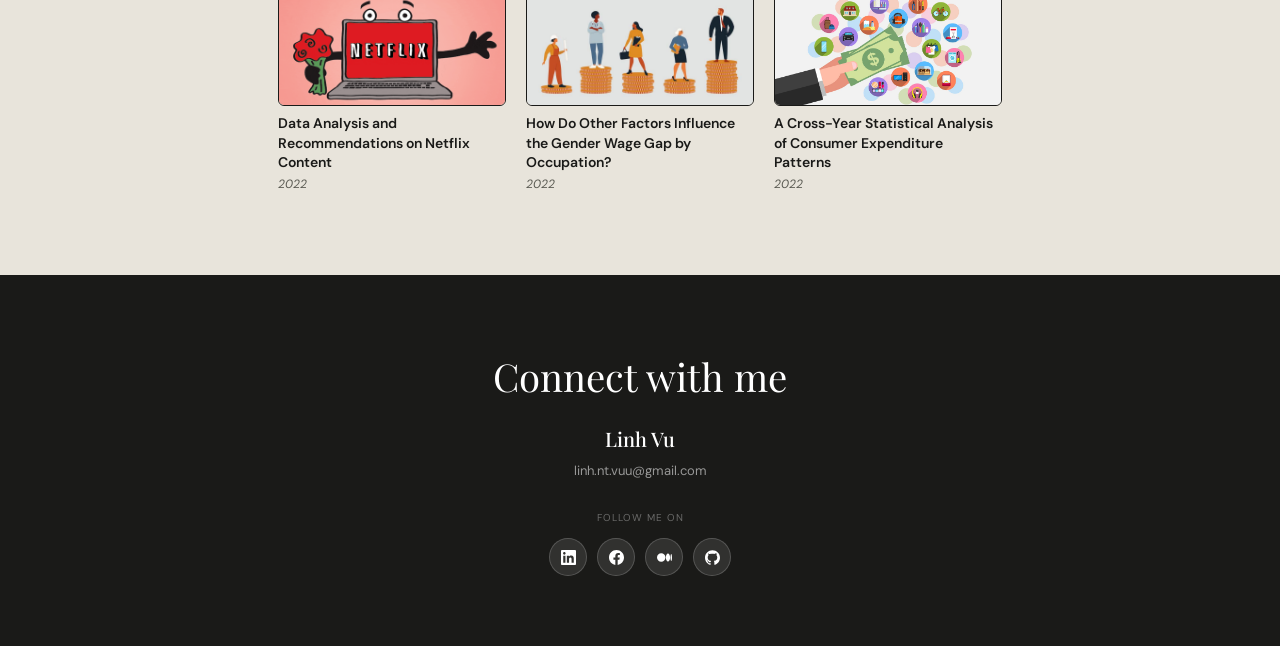
<file: projects.html>
<!DOCTYPE html>
<html lang="en">
<head>
  <meta charset="UTF-8" />
  <meta name="viewport" content="width=device-width, initial-scale=1.0" />
  <title>Projects | Linh Vu</title>
  <link rel="preconnect" href="https://fonts.googleapis.com" />
  <link rel="preconnect" href="https://fonts.gstatic.com" crossorigin />
  <link href="https://fonts.googleapis.com/css2?family=Playfair+Display:ital,wght@0,400;0,500;0,700;1,400;1,500&family=DM+Sans:wght@300;400;500&display=swap" rel="stylesheet" />
  <link rel="stylesheet" href="style.css" />
</head>
<body>
<nav>
<div class="nav-links">
    <a href="index.html">Home</a>
    <a href="projects.html" class="active">Projects</a>
    <a href="experience.html">Experience</a>
    <a href="leadership.html">Leadership</a>
  </div>
</nav>
<div class="page-hero">
  <h1>Projects</h1>
  <p>Academic, research, and professional projects</p>
</div>
<section class="section" id="projects">
  <div class="section-inner">
    <div class="section-label-wrap reveal">
      <div class="section-label">All Projects</div>
      <div class="section-label-hint">Click any card to open details</div>
    </div>
    <div class="section-content">
      <div class="projects-grid reveal">
        <div class="project-card" onclick="openModal('p-uic')"><img src="images/uic.jpg" alt="University-Industry Collaboration" class="project-thumb"><div class="project-title">University-Industry Collaboration and Student Entrepreneurial Mindset</div><div class="project-year">2025 – 2026</div></div>
        <div class="project-card" onclick="openModal('p-morrisons')"><img src="images/morrisons.png" alt="Morrisons Supply Chain" class="project-thumb"><div class="project-title">Leveraging Industry 4.0 Technologies for Sustainable Supply Chains at Morrisons</div><div class="project-year">2025 – 2026</div></div>
        <div class="project-card" onclick="openModal('p-risk')"><img src="images/risk.png" alt="Enterprise Risk Assessment" class="project-thumb"><div class="project-title">Enterprise Risk Assessment: Royal Den Hartogh Logistics Ltd.</div><div class="project-year">2025 – 2026</div></div>
        <div class="project-card" onclick="openModal('p-vw')"><img src="images/vw.png" alt="Volkswagen Group" class="project-thumb"><div class="project-title">Corporate Strategy: Volkswagen Group's Portfolio</div><div class="project-year">2025</div></div>
        <div class="project-card" onclick="openModal('p-jet2')"><img src="images/jet2.png" alt="Jet2 Marketing" class="project-thumb"><div class="project-title">SOSTAC Marketing Strategy for Jet2 PLC</div><div class="project-year">2025</div></div>
        <div class="project-card" onclick="openModal('p-guardians')"><img src="images/guardians.png" alt="Cleveland Guardians" class="project-thumb"><div class="project-title">Membership Retention Analysis Using a Multi-Class Churn Prediction Model</div><div class="project-year">2023 – 2024</div></div>
        <div class="project-card" onclick="openModal('p-stochastic')"><img src="images/stochastic.png" alt="Stochastic Optimization" class="project-thumb"><div class="project-title">Stochastic Linear Programming for Membership Retention Optimization</div><div class="project-year">2024</div></div>
        <div class="project-card" onclick="openModal('p-bitcoin')"><img src="images/bitcoin.png" alt="Bitcoin LSTM" class="project-thumb"><div class="project-title">Bitcoin Closing Price Forecasting Using LSTM Neural Networks</div><div class="project-year">2024</div></div>
        <div class="project-card" onclick="openModal('p-nutriguide')"><img src="images/nutriguide.png" alt="NutriGuide AI Chatbot" class="project-thumb"><div class="project-title"><em>NutriGuide:</em> AI-Powered Chatbot for Meal Recommendations</div><div class="project-year">2024</div></div>
        <div class="project-card" onclick="openModal('p-medicare')"><img src="images/medicare.png" alt="Medicare Fraud" class="project-thumb"><div class="project-title">Medicare Fraud Detection through Big Data and Machine Learning Models</div><div class="project-year">2024</div></div>
        <div class="project-card" onclick="openModal('p-enrollment')"><img src="images/enrollment.png" alt="Student Enrollment" class="project-thumb"><div class="project-title">Student Enrollment Dynamics in the Business Analytics Department</div><div class="project-year">2024</div></div>
        <div class="project-card" onclick="openModal('p-attrition')"><img src="images/attrition.png" alt="Employee Attrition" class="project-thumb"><div class="project-title">Predicting Employee Attrition Using Logistic Regression</div><div class="project-year">2023</div></div>
        <div class="project-card" onclick="openModal('p-neuron')"><img src="images/neuron.png" alt="Neuron Entrainment" class="project-thumb"><div class="project-title">Neuron Entrainment: Relationship of Network Neurons and Pulsed Neurons</div><div class="project-year">2023</div></div>
        <div class="project-card" onclick="openModal('p-freshman')"><img src="images/freshman.png" alt="Freshman Retention" class="project-thumb"><div class="project-title">Predicting Freshman Retention Using Classification Models</div><div class="project-year">2023</div></div>
        <div class="project-card" onclick="openModal('p-factorial')"><img src="images/factorial.png" alt="Factorial Experiment" class="project-thumb"><div class="project-title">Factorial Experiment: Effects of Airflow and Temperature on Melting Time</div><div class="project-year">2023</div></div>
        <div class="project-card" onclick="openModal('p-netflix')"><img src="images/netflix.png" alt="Netflix EDA" class="project-thumb"><div class="project-title">Data Analysis and Recommendations on Netflix Content</div><div class="project-year">2022</div></div>
        <div class="project-card" onclick="openModal('p-wagegap')"><img src="images/wagegap.png" alt="Gender Wage Gap" class="project-thumb"><div class="project-title">How Do Other Factors Influence the Gender Wage Gap by Occupation?</div><div class="project-year">2022</div></div>
        <div class="project-card" onclick="openModal('p-expenditure')"><img src="images/expenditure.png" alt="Consumer Expenditure" class="project-thumb"><div class="project-title">A Cross-Year Statistical Analysis of Consumer Expenditure Patterns</div><div class="project-year">2022</div></div>
      </div>
    </div>
  </div>
</section>

<!-- FOOTER -->
<footer class="footer" id="connect">
  <div class="footer-title">Connect with me</div>
  <div class="footer-name">Linh Vu</div>
  <div class="footer-email"><a href="mailto:linh.nt.vuu@gmail.com">linh.nt.vuu@gmail.com</a></div>
  <div class="footer-label">Follow me on</div>
  <div class="social-links">
    <a href="https://www.linkedin.com/in/linhvu11/" target="_blank" class="social-link" title="LinkedIn"><svg viewBox="0 0 24 24"><path d="M20.447 20.452h-3.554v-5.569c0-1.328-.027-3.037-1.852-3.037-1.853 0-2.136 1.445-2.136 2.939v5.667H9.351V9h3.414v1.561h.046c.477-.9 1.637-1.85 3.37-1.85 3.601 0 4.267 2.37 4.267 5.455v6.286zM5.337 7.433c-1.144 0-2.063-.926-2.063-2.065 0-1.138.92-2.063 2.063-2.063 1.14 0 2.064.925 2.064 2.063 0 1.139-.925 2.065-2.064 2.065zm1.782 13.019H3.555V9h3.564v11.452zM22.225 0H1.771C.792 0 0 .774 0 1.729v20.542C0 23.227.792 24 1.771 24h20.451C23.2 24 24 23.227 24 22.271V1.729C24 .774 23.2 0 22.222 0h.003z"/></svg></a>
    <a href="https://www.facebook.com/linhbong115" target="_blank" class="social-link" title="Facebook"><svg viewBox="0 0 24 24"><path d="M24 12.073c0-6.627-5.373-12-12-12s-12 5.373-12 12c0 5.99 4.388 10.954 10.125 11.854v-8.385H7.078v-3.47h3.047V9.43c0-3.007 1.792-4.669 4.533-4.669 1.312 0 2.686.235 2.686.235v2.953H15.83c-1.491 0-1.956.925-1.956 1.874v2.25h3.328l-.532 3.47h-2.796v8.385C19.612 23.027 24 18.062 24 12.073z"/></svg></a>
    <a href="https://medium.com/@linhvu.nt" target="_blank" class="social-link" title="Medium"><svg viewBox="0 0 24 24"><path d="M13.54 12a6.8 6.8 0 01-6.77 6.82A6.8 6.8 0 010 12a6.8 6.8 0 016.77-6.82A6.8 6.8 0 0113.54 12zM20.96 12c0 3.54-1.51 6.42-3.38 6.42-1.87 0-3.39-2.88-3.39-6.42s1.52-6.42 3.39-6.42 3.38 2.88 3.38 6.42M24 12c0 3.17-.53 5.75-1.19 5.75-.66 0-1.19-2.58-1.19-5.75s.53-5.75 1.19-5.75C23.47 6.25 24 8.83 24 12z"/></svg></a>
    <a href="https://github.com/linhvu11" target="_blank" class="social-link" title="GitHub"><svg viewBox="0 0 24 24"><path d="M12 .297c-6.63 0-12 5.373-12 12 0 5.303 3.438 9.8 8.205 11.385.6.113.82-.258.82-.577 0-.285-.01-1.04-.015-2.04-3.338.724-4.042-1.61-4.042-1.61C4.422 18.07 3.633 17.7 3.633 17.7c-1.087-.744.084-.729.084-.729 1.205.084 1.838 1.236 1.838 1.236 1.07 1.835 2.809 1.305 3.495.998.108-.776.417-1.305.76-1.605-2.665-.3-5.466-1.332-5.466-5.93 0-1.31.465-2.38 1.235-3.22-.135-.303-.54-1.523.105-3.176 0 0 1.005-.322 3.3 1.23.96-.267 1.98-.399 3-.405 1.02.006 2.04.138 3 .405 2.28-1.552 3.285-1.23 3.285-1.23.645 1.653.24 2.873.12 3.176.765.84 1.23 1.91 1.23 3.22 0 4.61-2.805 5.625-5.475 5.92.42.36.81 1.096.81 2.22 0 1.606-.015 2.896-.015 3.286 0 .315.21.69.825.57C20.565 22.092 24 17.592 24 12.297c0-6.627-5.373-12-12-12"/></svg></a>
  </div>
</footer>

<!-- PROJECT MODALS -->
<div class="modal-overlay" id="p-uic" onclick="closeIfOverlay(event,'p-uic')"><div class="modal"><button class="modal-close" onclick="closeModal('p-uic')">&#x2715;</button><div class="modal-title">University-Industry Collaboration and Student Entrepreneurial Mindset Development in Vietnam</div><div class="modal-meta">Graduate Dissertation (In Progress), <em>Master of Science in Management</em></div><div class="modal-year">2025 – 2026</div><hr class="modal-sep"><div class="modal-body"><ul><li>Investigates how Vietnamese university leaders strategically design university-industry collaboration mechanisms to cultivate entrepreneurial mindset among students.</li><li>Addresses gaps in the literature on human capital development and the practical problem of graduate employability and entrepreneurship readiness in emerging knowledge economies.</li><li>Employs qualitative primary research methodology: semi-structured interviews with senior academic and industry leaders across Vietnamese institutions, thematic analysis, and grounded theory coding.</li><li>Scope: Vietnamese higher education, strategic management, entrepreneurship education, qualitative research design, human capital development.</li></ul></div></div></div>
<div class="modal-overlay" id="p-morrisons" onclick="closeIfOverlay(event,'p-morrisons')"><div class="modal"><button class="modal-close" onclick="closeModal('p-morrisons')">&#x2715;</button><div class="modal-title">Leveraging Industry 4.0 Technologies for Sustainable Supply Chains at Morrisons</div><div class="modal-meta">Final Report, Module <em>Operations and Logistics Management</em>, MSc Management</div><div class="modal-year">2025 – 2026</div><hr class="modal-sep"><div class="modal-body"><ul><li>Analyzed Morrisons' vertically integrated supply chain using Fisher's responsive/efficient framework, legality theory, and Transaction Cost Economics (TCE) to evaluate operational performance gaps.</li><li>Applied Kraljic Matrix and JIT/lean-agile frameworks to supplier segmentation and push-pull inventory strategy.</li><li>Proposed three digitalization recommendations: SAP S/4HANA ERP consolidation (enabling ML-based demand forecasting), RFID/IoT cold chain tracking, and a Supplier Digital Capability Program.</li></ul></div></div></div>
<div class="modal-overlay" id="p-risk" onclick="closeIfOverlay(event,'p-risk')"><div class="modal"><button class="modal-close" onclick="closeModal('p-risk')">&#x2715;</button><div class="modal-title">Enterprise Risk Assessment: Royal Den Hartogh Logistics Ltd.</div><div class="modal-meta">Final Report, Module <em>Risk Management</em>, MSc Management</div><div class="modal-year">2025 – 2026</div><hr class="modal-sep"><div class="modal-body"><ul><li>Conducted a structured ISO 31000-compliant enterprise risk assessment, developing a 27-entry Risk Breakdown Structure (RBS) across strategic, operational, financial, compliance, and external domains.</li><li>Applied the FIRM scorecard to quantify impact and identified critical risk clusters including driver shortage, zero-emission fleet transition lag, and cross-border regulatory exposure.</li><li>Proposed prioritized mitigation strategies aligned with board-level risk appetite and ERM governance requirements.</li></ul></div></div></div>
<div class="modal-overlay" id="p-vw" onclick="closeIfOverlay(event,'p-vw')"><div class="modal"><button class="modal-close" onclick="closeModal('p-vw')">&#x2715;</button><div class="modal-title">Corporate Strategy: Volkswagen Group's Portfolio</div><div class="modal-meta">Final Assessment, Module <em>Corporate Strategy</em>, MSc Management</div><div class="modal-year">2025</div><hr class="modal-sep"><div class="modal-body"><ul><li>Analyzed Volkswagen's portfolio during the EV transition using BCG Matrix, GE–McKinsey Directional Policy Matrix, and Parenting Matrix.</li><li>Applied Change Kaleidoscope, Forcefield Analysis, and Kotter's Eight-Step Model to evaluate Volkswagen's strategic transformation program and assessed framework limitations across institutional and cultural contexts.</li></ul></div></div></div>
<div class="modal-overlay" id="p-jet2" onclick="closeIfOverlay(event,'p-jet2')"><div class="modal"><button class="modal-close" onclick="closeModal('p-jet2')">&#x2715;</button><div class="modal-title">SOSTAC Marketing Strategy for Jet2 PLC</div><div class="modal-meta">Final Report, Module <em>Contemporary Marketing</em>, MSc Management</div><div class="modal-year">2025</div><hr class="modal-sep"><div class="modal-body"><ul><li>Developed a full SOSTAC-framework marketing plan for Jet2 PLC targeting growth in the UK leisure travel sector.</li><li>Situational analysis applied PESTEL and Porter's Five Forces to identify key market challenges including economic uncertainty, sustainability pressure, and competitive intensity from low-cost carriers.</li><li>Formulated three SMART marketing objectives using the Ansoff Matrix: grow Jet2holidays bookings by 15%, increase online bookings to 85%, boost sustainability communications engagement by 25% — all within 12–18 months.</li><li>Designed integrated tactical recommendations and an implementation timeline with KPIs aligned to each objective.</li></ul></div></div></div>
<div class="modal-overlay" id="p-guardians" onclick="closeIfOverlay(event,'p-guardians')"><div class="modal"><button class="modal-close" onclick="closeModal('p-guardians')">&#x2715;</button><div class="modal-title">Membership Retention Analysis Using a Multi-Class Churn Prediction Model</div><div class="modal-meta">Graduate Capstone Practicum, <em>MSc Business Analytics</em></div><div class="modal-year">2023 – 2024</div><hr class="modal-sep"><div class="modal-body"><ul><li>Engaged directly with the Director of Business Analytics of <a href="https://www.linkedin.com/company/cleguardians/" target="_blank">Cleveland Guardians</a> to address an estimated $1–5M annual revenue challenge from non-renewed season ticket membership.</li><li>Conducted extensive EDA using Python/Pandas on 10,000+ customer records; performed feature engineering across attendance patterns, engagement scores, spending velocity, and seat location variables.</li><li>Built and evaluated multi-class classification models (logistic regression, random forest, gradient boosting, XGBoost) using scikit-learn, achieving 82% overall accuracy predicting 4 retention outcomes.</li><li>Presented findings and recommendations directly to client stakeholders.</li></ul><p class="modal-note">* Cleveland Guardians is an American professional baseball team competing in Major League Baseball (MLB).</p></div></div></div>
<div class="modal-overlay" id="p-stochastic" onclick="closeIfOverlay(event,'p-stochastic')"><div class="modal"><button class="modal-close" onclick="closeModal('p-stochastic')">&#x2715;</button><div class="modal-title">Stochastic Linear Programming for Membership Retention Optimization</div><div class="modal-meta">Final Project, <em>Systems Modeling and Optimization</em>, MSc Business Analytics</div><div class="modal-year">2024</div><hr class="modal-sep"><div class="modal-body"><ul><li>Formulated a two-scenario stochastic linear programming model to optimize sales resource allocation (emails, calls, CRM emails, touchpoints) to maximize season ticket member renewals.</li><li>Derived objective function coefficients from two separate linear regression models; implemented and solved using Excel Solver with sensitivity analysis.</li><li>Model projected a potential customer base growth to 14,836 renewals before diminishing returns.</li></ul></div></div></div>
<div class="modal-overlay" id="p-bitcoin" onclick="closeIfOverlay(event,'p-bitcoin')"><div class="modal"><button class="modal-close" onclick="closeModal('p-bitcoin')">&#x2715;</button><div class="modal-title">Bitcoin Closing Price Forecasting Using LSTM Neural Networks</div><div class="modal-meta">Individual Project, <em>Machine Learning Applications in Business</em>, MSc Business Analytics</div><div class="modal-year">2024</div><hr class="modal-sep"><div class="modal-body"><ul><li>Downloaded and processed full historical BTC-USD price data using the yfinance API.</li><li>Applied MinMax scaling and constructed 60-day lookback windows for time-series input.</li><li>Trained a two-layer LSTM neural network (50 units per layer) using TensorFlow/Keras on a 95% training split with Adam optimizer and MSE loss.</li><li>Generated out-of-sample forecasts and visualized price trajectory projections.</li></ul></div></div></div>
<div class="modal-overlay" id="p-nutriguide" onclick="closeIfOverlay(event,'p-nutriguide')"><div class="modal"><button class="modal-close" onclick="closeModal('p-nutriguide')">&#x2715;</button><div class="modal-title">NutriGuide: AI-Powered Chatbot for Meal Recommendations</div><div class="modal-meta">Final Project, <em>Big Data Analytics and Artificial Intelligence</em>, MSc Business Analytics</div><div class="modal-year">2024</div><hr class="modal-sep"><div class="modal-body"><ul><li>Designed an AI chatbot for personalized meal recommendations using 1.4M+ reviews from 270K+ users against a database of 520K+ recipes across 300+ categories.</li><li>Normalized and exported data to a MySQL database hosted on AWS RDS; implemented a K-NN recommendation model with nutritional feature engineering.</li><li>Architected chatbot on AWS Lex with NLP, AWS Lambda fulfilment logic, and a WordPress/Kommunicate front-end interface.</li><li>Built full data pipeline in Python (Pandas, SQLAlchemy, PyMySQL) for data ingestion, transformation, and database operations.</li></ul></div></div></div>
<div class="modal-overlay" id="p-medicare" onclick="closeIfOverlay(event,'p-medicare')"><div class="modal"><button class="modal-close" onclick="closeModal('p-medicare')">&#x2715;</button><div class="modal-title">Medicare Fraud Detection through Big Data and Machine Learning Models</div><div class="modal-meta">Final Project, <em>Managing Big Data</em>, MSc Business Analytics</div><div class="modal-year">2024</div><hr class="modal-sep"><div class="modal-body"><ul><li>Integrated 500K+ records from multiple large datasets (<a href="https://data.cms.gov/provider-summary-by-type-of-service/medicare-part-d-prescribers" target="_blank">Medicare Part D</a>, <a href="https://openpaymentsdata.cms.gov" target="_blank">CMS Open Payments</a>, and <a href="https://oig.hhs.gov/exclusions/exclusions_list.asp" target="_blank">LEIE exclusions</a>) using Python/Pandas and SQL.</li><li>Engineered 20+ features and developed classification models (decision trees, random forest, XGBoost) achieving 90% precision and recall.</li><li>Published on Medium (online platform).</li></ul><a href="https://medium.com/@linhvu.nt/medicare-fraud-detection-through-big-data-and-machine-learning-models-1dd0d12bafb5" target="_blank" class="btn-read">Read on Medium</a></div></div></div>
<div class="modal-overlay" id="p-enrollment" onclick="closeIfOverlay(event,'p-enrollment')"><div class="modal"><button class="modal-close" onclick="closeModal('p-enrollment')">&#x2715;</button><div class="modal-title">Student Enrollment Dynamics in the Business Analytics Department</div><div class="modal-meta">Final Project, <em>Communicating with Data</em>, BSc Data Science &amp; Statistics</div><div class="modal-year">2024</div><hr class="modal-sep"><div class="modal-body"><ul><li>Investigated enrollment patterns, student mobility, demographic composition, and grade distributions using enrollment records from 2019 to 2024.</li><li>Conducted EDA covering gender distribution, first-generation student share, class level, cohort size trends, and course-level grade distributions.</li><li>Built a logistic regression model to predict the probability of a student changing their major.</li></ul></div></div></div>
<div class="modal-overlay" id="p-attrition" onclick="closeIfOverlay(event,'p-attrition')"><div class="modal"><button class="modal-close" onclick="closeModal('p-attrition')">&#x2715;</button><div class="modal-title">Predicting Employee Attrition Using Logistic Regression</div><div class="modal-meta">Final Project, <em>Regression Analysis</em>, BSc Data Science &amp; Statistics</div><div class="modal-year">2023</div><hr class="modal-sep"><div class="modal-body"><ul><li>Analyzed an IBM HR dataset of 1K+ employees using logistic regression to identify significant predictors of voluntary attrition across job attributes, demographics, and performance indicators.</li><li>Conducted systematic variable selection via stepwise procedures and likelihood ratio tests; produced a final model with 10 significant predictors.</li><li>Interpreted odds ratios and 95% confidence intervals to generate actionable HR intervention priorities.</li></ul></div></div></div>
<div class="modal-overlay" id="p-neuron" onclick="closeIfOverlay(event,'p-neuron')"><div class="modal"><button class="modal-close" onclick="closeModal('p-neuron')">&#x2715;</button><div class="modal-title">Neuron Entrainment: Relationship of Network Neurons and Pulsed Neurons</div><div class="modal-meta">Undergraduate Capstone Practicum, <em>BSc Data Science &amp; Statistics</em></div><div class="modal-year">2023</div><hr class="modal-sep"><div class="modal-body"><ul><li>Collaborated with a biology research group to apply linear regression, intraclass correlation coefficient (ICC), generalized linear model (GLM), and generalized additive model (GAM) in R.</li><li>Performed model comparison via Chi-square and likelihood ratio tests to investigate whether frequency relationships differ across neuron types.</li><li>Published on Medium (online platform).</li></ul><a href="https://medium.com/@linhvu.nt/neuron-entrainment-do-network-neurons-follow-the-frequency-of-a-pulsed-neuron-853a94d70c4c" target="_blank" class="btn-read">Read on Medium</a></div></div></div>
<div class="modal-overlay" id="p-freshman" onclick="closeIfOverlay(event,'p-freshman')"><div class="modal"><button class="modal-close" onclick="closeModal('p-freshman')">&#x2715;</button><div class="modal-title">Predicting Freshman Retention Using Classification Models</div><div class="modal-meta">Individual Project, <em>Introduction to Data Mining in Business</em>, BSc Data Science &amp; Statistics</div><div class="modal-year">2023</div><hr class="modal-sep"><div class="modal-body"><ul><li>Tasked by the Director of Enrollment Research and Analysis to assign a probability of non-retention to each incoming freshman to enable targeted early-intervention support.</li><li>Performed extensive data preprocessing and applied Stratified Shuffle Split (80/20) with SMOTE to address class imbalance.</li><li>Trained and evaluated five classification models using GridSearchCV with 5-fold cross-validation; compared models on accuracy, precision, recall, F1 score, and AUC.</li></ul></div></div></div>
<div class="modal-overlay" id="p-factorial" onclick="closeIfOverlay(event,'p-factorial')"><div class="modal"><button class="modal-close" onclick="closeModal('p-factorial')">&#x2715;</button><div class="modal-title">Factorial Experiment: Effects of Airflow and Temperature on Melting Time</div><div class="modal-meta">Final Project, <em>Experimental Design Methods</em>, BSc Data Science &amp; Statistics</div><div class="modal-year">2023</div><hr class="modal-sep"><div class="modal-body"><ul><li>Designed a 3×3 full-factorial experiment with color as a blocking variable; applied a Randomized Complete Block Design (RCBD) with two replications across nine treatment combinations.</li><li>Conducted model assumption checking (normality, Tukey additivity test, residual diagnostics), ANOVA, and Tukey pairwise comparisons.</li><li>Produced a full statistical report including literature review, experimental protocol, analysis outputs, and diagnostic plot appendices.</li></ul></div></div></div>
<div class="modal-overlay" id="p-netflix" onclick="closeIfOverlay(event,'p-netflix')"><div class="modal"><button class="modal-close" onclick="closeModal('p-netflix')">&#x2715;</button><div class="modal-title">Data Analysis and Recommendations on Netflix Content</div><div class="modal-meta">Individual Project, selected as a Finalist of <em>Meta's Data Challenge</em></div><div class="modal-year">2022</div><hr class="modal-sep"><div class="modal-body"><ul><li>Analyzed nearly 8.8K Netflix movie and TV show titles for comprehensive EDA across growth trends, content by country, genre distribution, ratings, target audience, and title/description patterns.</li><li>Created interactive visualizations using Plotly (world maps), Matplotlib, and Seaborn to communicate content strategy insights.</li><li>Published on Medium (online platform) and reached 6.6K+ views and 3.5K+ reads.</li></ul><a href="https://medium.com/@linhvu.nt/data-analysis-and-recommendations-on-netflix-content-28707163553a" target="_blank" class="btn-read">Read on Medium</a></div></div></div>
<div class="modal-overlay" id="p-wagegap" onclick="closeIfOverlay(event,'p-wagegap')"><div class="modal"><button class="modal-close" onclick="closeModal('p-wagegap')">&#x2715;</button><div class="modal-title">How Do Other Factors Influence the Gender Wage Gap by Occupation?</div><div class="modal-meta">Final Project, <em>Economic Data and Models</em>, BSc Data Science &amp; Statistics</div><div class="modal-year">2022</div><hr class="modal-sep"><div class="modal-body"><ul><li>Analyzed nearly 7.8K observations from the National Longitudinal Surveys (<a href="https://www.bls.gov/nls/nlsy97.htm" target="_blank">NLSY97</a>) and built multiple regression models controlling for education, experience, race, and family status variables across occupational categories.</li><li>Identified occupation-level wage gap variation and a statistically significant "motherhood penalty" effect beyond raw gender differentials.</li><li>Published on Medium (online platform).</li></ul><a href="https://medium.com/@linhvu.nt/how-do-other-factors-influence-the-gender-wage-gap-by-occupation-3c59dcc1dd51" target="_blank" class="btn-read">Read on Medium</a></div></div></div>
<div class="modal-overlay" id="p-expenditure" onclick="closeIfOverlay(event,'p-expenditure')"><div class="modal"><button class="modal-close" onclick="closeModal('p-expenditure')">&#x2715;</button><div class="modal-title">A Cross-Year Statistical Analysis of Consumer Expenditure Patterns</div><div class="modal-meta">Final Project, <em>Advanced Data Visualization</em>, BSc Data Science &amp; Statistics</div><div class="modal-year">2022</div><hr class="modal-sep"><div class="modal-body"><ul><li>Analyzed US consumer spending patterns using <a href="https://www.bls.gov/cex/" target="_blank">BLS Consumer Expenditure Survey</a> data for Q4 2020 and Q4 2021.</li><li>Produced statistical comparisons and data visualizations covering expenditure category shifts, age-group and generational differences, and post-COVID economic recovery trends.</li><li>Published on Medium (online platform).</li></ul><a href="https://medium.com/@linhvu.nt/analyses-of-consumer-expenditures-in-the-fourth-quarter-of-2020-and-2021-ef7cd5450e4" target="_blank" class="btn-read">Read on Medium</a></div></div></div>

<script src="shared.js"></script>
</body>
</html>
</file>
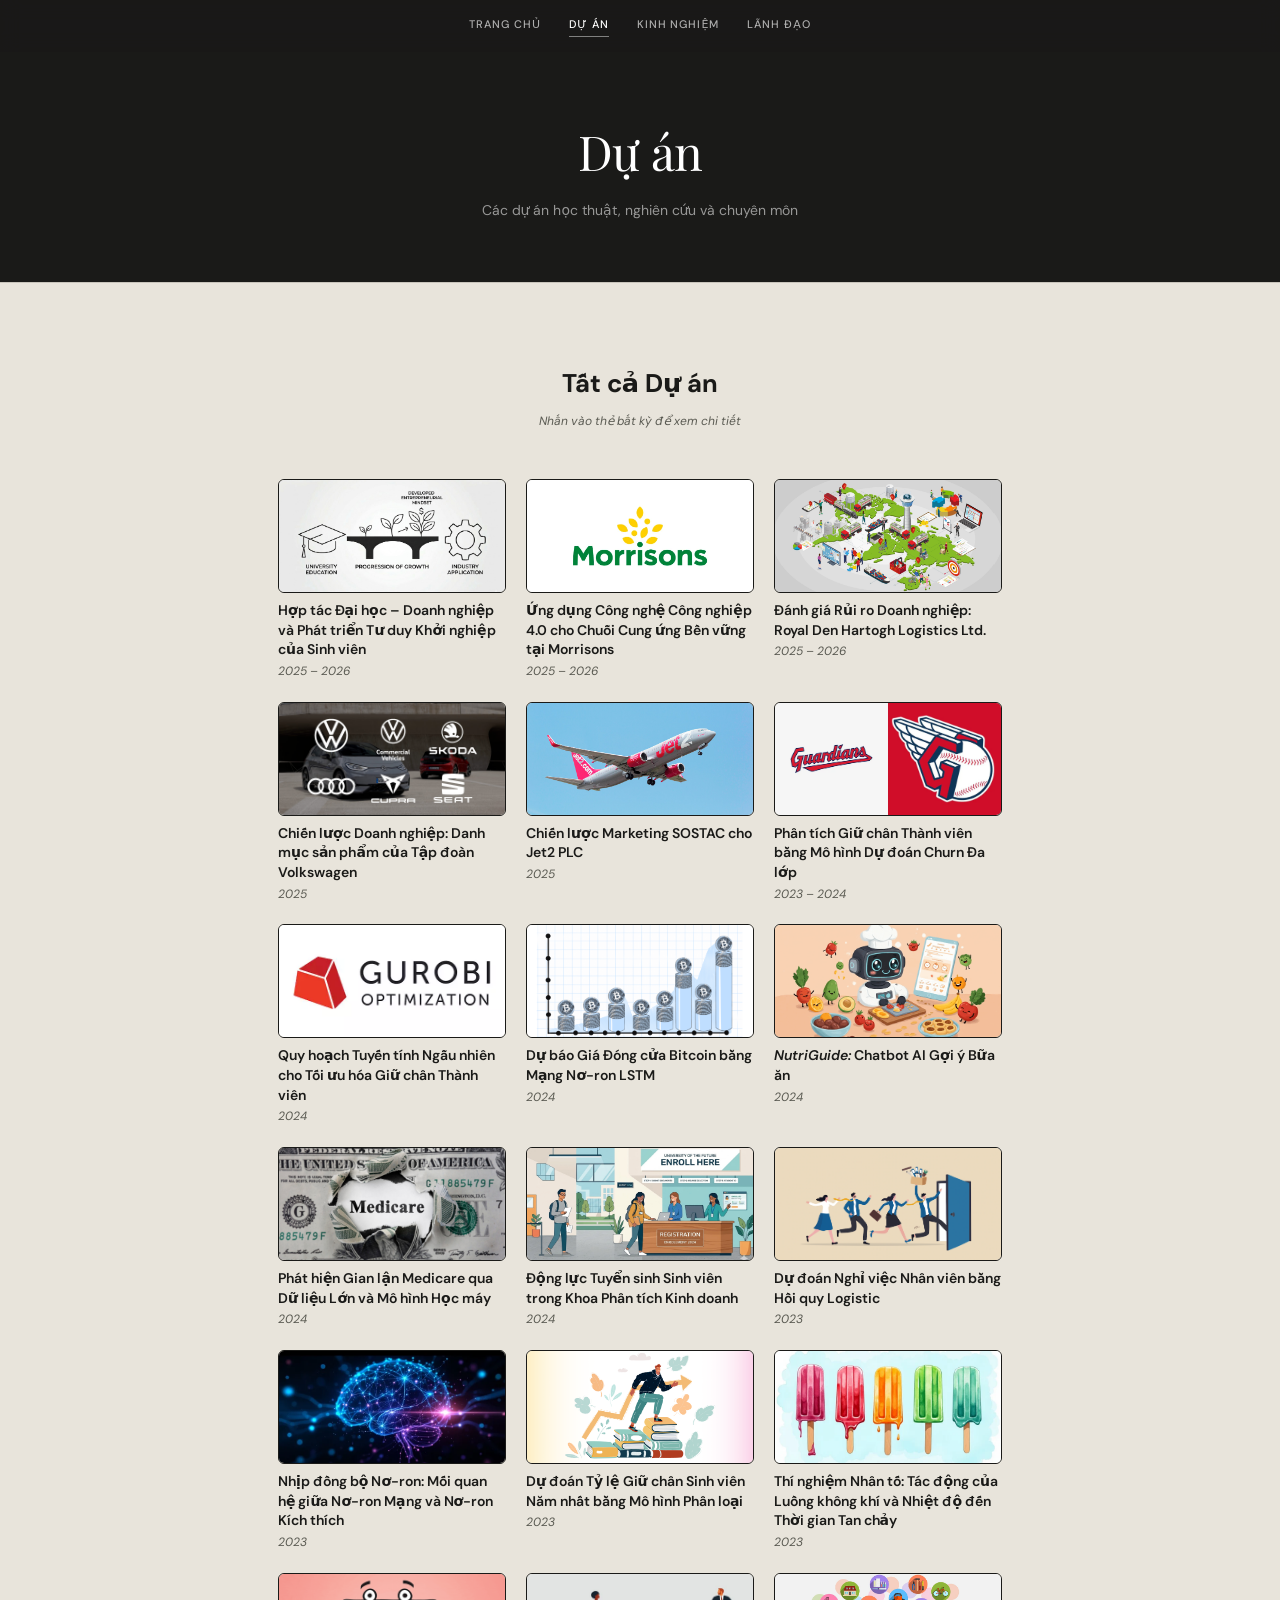
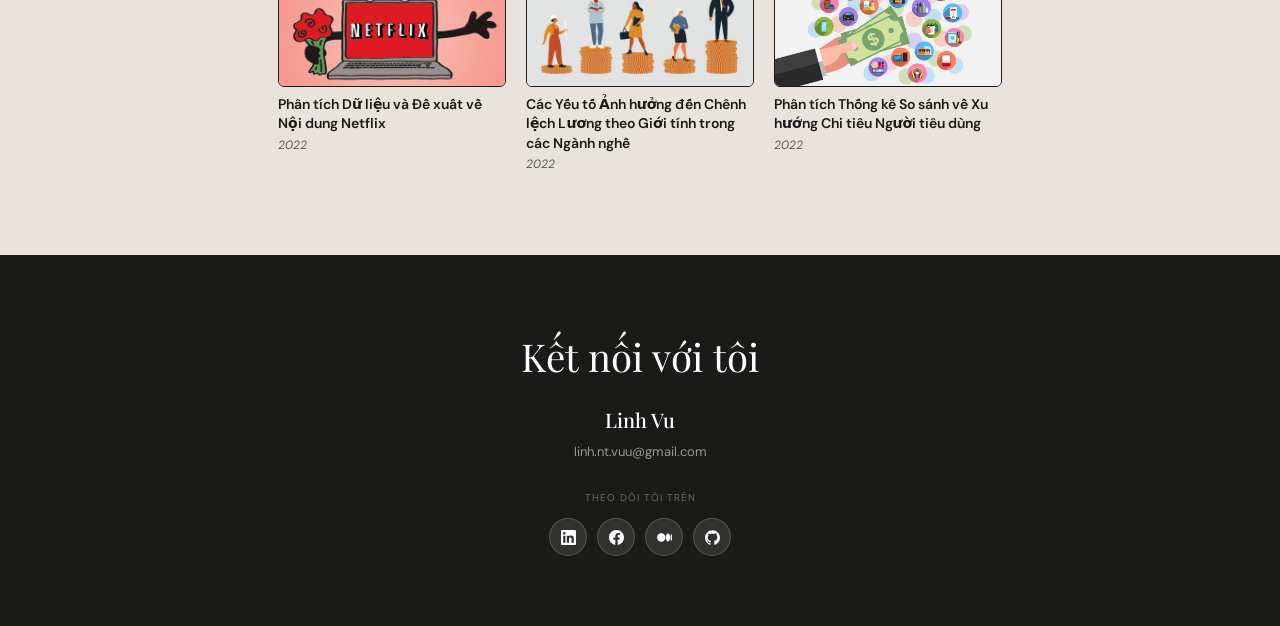
<file: vi_projects.html>
<!DOCTYPE html>
<html lang="vi">
<head>
  <meta charset="UTF-8" />
  <meta name="viewport" content="width=device-width, initial-scale=1.0" />
  <title>Dự án | Linh Vu</title>
  <link rel="preconnect" href="https://fonts.googleapis.com" />
  <link rel="preconnect" href="https://fonts.gstatic.com" crossorigin />
  <link href="https://fonts.googleapis.com/css2?family=Playfair+Display:ital,wght@0,400;0,500;0,700;1,400;1,500&family=DM+Sans:wght@300;400;500&display=swap" rel="stylesheet" />
  <link rel="stylesheet" href="style.css" />
</head>
<body>
<nav>
<div class="nav-links">
    <a href="vi_index.html">Trang chủ</a>
    <a href="vi_projects.html" class="active">Dự án</a>
    <a href="vi_experience.html">Kinh nghiệm</a>
    <a href="vi_leadership.html">Lãnh đạo</a>
  </div>
</nav>
<div class="page-hero">
  <h1>Dự án</h1>
  <p>Các dự án học thuật, nghiên cứu và chuyên môn</p>
</div>
<section class="section" id="projects">
  <div class="section-inner">
    <div class="section-label-wrap reveal">
      <div class="section-label">Tất cả Dự án</div>
      <div class="section-label-hint">Nhấn vào thẻ bất kỳ để xem chi tiết</div>
    </div>
    <div class="section-content">
      <div class="projects-grid reveal">
        <div class="project-card" onclick="openModal('p-uic')"><img src="images/uic.jpg" alt="Hợp tác Đại học – Doanh nghiệp" class="project-thumb"><div class="project-title">Hợp tác Đại học – Doanh nghiệp và Phát triển Tư duy Khởi nghiệp của Sinh viên</div><div class="project-year">2025 – 2026</div></div>
        <div class="project-card" onclick="openModal('p-morrisons')"><img src="images/morrisons.png" alt="Chuỗi cung ứng Morrisons" class="project-thumb"><div class="project-title">Ứng dụng Công nghệ Công nghiệp 4.0 cho Chuỗi Cung ứng Bền vững tại Morrisons</div><div class="project-year">2025 – 2026</div></div>
        <div class="project-card" onclick="openModal('p-risk')"><img src="images/risk.png" alt="Đánh giá Rủi ro Doanh nghiệp" class="project-thumb"><div class="project-title">Đánh giá Rủi ro Doanh nghiệp: Royal Den Hartogh Logistics Ltd.</div><div class="project-year">2025 – 2026</div></div>
        <div class="project-card" onclick="openModal('p-vw')"><img src="images/vw.png" alt="Tập đoàn Volkswagen" class="project-thumb"><div class="project-title">Chiến lược Doanh nghiệp: Danh mục sản phẩm của Tập đoàn Volkswagen</div><div class="project-year">2025</div></div>
        <div class="project-card" onclick="openModal('p-jet2')"><img src="images/jet2.png" alt="Marketing Jet2" class="project-thumb"><div class="project-title">Chiến lược Marketing SOSTAC cho Jet2 PLC</div><div class="project-year">2025</div></div>
        <div class="project-card" onclick="openModal('p-guardians')"><img src="images/guardians.png" alt="Cleveland Guardians" class="project-thumb"><div class="project-title">Phân tích Giữ chân Thành viên bằng Mô hình Dự đoán Churn Đa lớp</div><div class="project-year">2023 – 2024</div></div>
        <div class="project-card" onclick="openModal('p-stochastic')"><img src="images/stochastic.png" alt="Tối ưu hóa Ngẫu nhiên" class="project-thumb"><div class="project-title">Quy hoạch Tuyến tính Ngẫu nhiên cho Tối ưu hóa Giữ chân Thành viên</div><div class="project-year">2024</div></div>
        <div class="project-card" onclick="openModal('p-bitcoin')"><img src="images/bitcoin.png" alt="Bitcoin LSTM" class="project-thumb"><div class="project-title">Dự báo Giá Đóng cửa Bitcoin bằng Mạng Nơ-ron LSTM</div><div class="project-year">2024</div></div>
        <div class="project-card" onclick="openModal('p-nutriguide')"><img src="images/nutriguide.png" alt="NutriGuide AI Chatbot" class="project-thumb"><div class="project-title"><em>NutriGuide:</em> Chatbot AI Gợi ý Bữa ăn</div><div class="project-year">2024</div></div>
        <div class="project-card" onclick="openModal('p-medicare')"><img src="images/medicare.png" alt="Gian lận Medicare" class="project-thumb"><div class="project-title">Phát hiện Gian lận Medicare qua Dữ liệu Lớn và Mô hình Học máy</div><div class="project-year">2024</div></div>
        <div class="project-card" onclick="openModal('p-enrollment')"><img src="images/enrollment.png" alt="Tuyển sinh Sinh viên" class="project-thumb"><div class="project-title">Động lực Tuyển sinh Sinh viên trong Khoa Phân tích Kinh doanh</div><div class="project-year">2024</div></div>
        <div class="project-card" onclick="openModal('p-attrition')"><img src="images/attrition.png" alt="Nghỉ việc Nhân viên" class="project-thumb"><div class="project-title">Dự đoán Nghỉ việc Nhân viên bằng Hồi quy Logistic</div><div class="project-year">2023</div></div>
        <div class="project-card" onclick="openModal('p-neuron')"><img src="images/neuron.png" alt="Nhịp đồng bộ Nơ-ron" class="project-thumb"><div class="project-title">Nhịp đồng bộ Nơ-ron: Mối quan hệ giữa Nơ-ron Mạng và Nơ-ron Kích thích</div><div class="project-year">2023</div></div>
        <div class="project-card" onclick="openModal('p-freshman')"><img src="images/freshman.png" alt="Dự đoán Giữ chân Sinh viên Năm nhất" class="project-thumb"><div class="project-title">Dự đoán Tỷ lệ Giữ chân Sinh viên Năm nhất bằng Mô hình Phân loại</div><div class="project-year">2023</div></div>
        <div class="project-card" onclick="openModal('p-factorial')"><img src="images/factorial.png" alt="Thí nghiệm Nhân tố" class="project-thumb"><div class="project-title">Thí nghiệm Nhân tố: Tác động của Luồng không khí và Nhiệt độ đến Thời gian Tan chảy</div><div class="project-year">2023</div></div>
        <div class="project-card" onclick="openModal('p-netflix')"><img src="images/netflix.png" alt="Phân tích Netflix" class="project-thumb"><div class="project-title">Phân tích Dữ liệu và Đề xuất về Nội dung Netflix</div><div class="project-year">2022</div></div>
        <div class="project-card" onclick="openModal('p-wagegap')"><img src="images/wagegap.png" alt="Chênh lệch lương giới tính" class="project-thumb"><div class="project-title">Các Yếu tố Ảnh hưởng đến Chênh lệch Lương theo Giới tính trong các Ngành nghề</div><div class="project-year">2022</div></div>
        <div class="project-card" onclick="openModal('p-expenditure')"><img src="images/expenditure.png" alt="Chi tiêu Người tiêu dùng" class="project-thumb"><div class="project-title">Phân tích Thống kê So sánh về Xu hướng Chi tiêu Người tiêu dùng</div><div class="project-year">2022</div></div>
      </div>
    </div>
  </div>
</section>

<!-- FOOTER -->
<footer class="footer" id="connect">
  <div class="footer-title">Kết nối với tôi</div>
  <div class="footer-name">Linh Vu</div>
  <div class="footer-email"><a href="mailto:linh.nt.vuu@gmail.com">linh.nt.vuu@gmail.com</a></div>
  <div class="footer-label">Theo dõi tôi trên</div>
  <div class="social-links">
    <a href="https://www.linkedin.com/in/linhvu11/" target="_blank" class="social-link" title="LinkedIn"><svg viewBox="0 0 24 24"><path d="M20.447 20.452h-3.554v-5.569c0-1.328-.027-3.037-1.852-3.037-1.853 0-2.136 1.445-2.136 2.939v5.667H9.351V9h3.414v1.561h.046c.477-.9 1.637-1.85 3.37-1.85 3.601 0 4.267 2.37 4.267 5.455v6.286zM5.337 7.433c-1.144 0-2.063-.926-2.063-2.065 0-1.138.92-2.063 2.063-2.063 1.14 0 2.064.925 2.064 2.063 0 1.139-.925 2.065-2.064 2.065zm1.782 13.019H3.555V9h3.564v11.452zM22.225 0H1.771C.792 0 0 .774 0 1.729v20.542C0 23.227.792 24 1.771 24h20.451C23.2 24 24 23.227 24 22.271V1.729C24 .774 23.2 0 22.222 0h.003z"/></svg></a>
    <a href="https://www.facebook.com/linhbong115" target="_blank" class="social-link" title="Facebook"><svg viewBox="0 0 24 24"><path d="M24 12.073c0-6.627-5.373-12-12-12s-12 5.373-12 12c0 5.99 4.388 10.954 10.125 11.854v-8.385H7.078v-3.47h3.047V9.43c0-3.007 1.792-4.669 4.533-4.669 1.312 0 2.686.235 2.686.235v2.953H15.83c-1.491 0-1.956.925-1.956 1.874v2.25h3.328l-.532 3.47h-2.796v8.385C19.612 23.027 24 18.062 24 12.073z"/></svg></a>
    <a href="https://medium.com/@linhvu.nt" target="_blank" class="social-link" title="Medium"><svg viewBox="0 0 24 24"><path d="M13.54 12a6.8 6.8 0 01-6.77 6.82A6.8 6.8 0 010 12a6.8 6.8 0 016.77-6.82A6.8 6.8 0 0113.54 12zM20.96 12c0 3.54-1.51 6.42-3.38 6.42-1.87 0-3.39-2.88-3.39-6.42s1.52-6.42 3.39-6.42 3.38 2.88 3.38 6.42M24 12c0 3.17-.53 5.75-1.19 5.75-.66 0-1.19-2.58-1.19-5.75s.53-5.75 1.19-5.75C23.47 6.25 24 8.83 24 12z"/></svg></a>
    <a href="https://github.com/linhvu11" target="_blank" class="social-link" title="GitHub"><svg viewBox="0 0 24 24"><path d="M12 .297c-6.63 0-12 5.373-12 12 0 5.303 3.438 9.8 8.205 11.385.6.113.82-.258.82-.577 0-.285-.01-1.04-.015-2.04-3.338.724-4.042-1.61-4.042-1.61C4.422 18.07 3.633 17.7 3.633 17.7c-1.087-.744.084-.729.084-.729 1.205.084 1.838 1.236 1.838 1.236 1.07 1.835 2.809 1.305 3.495.998.108-.776.417-1.305.76-1.605-2.665-.3-5.466-1.332-5.466-5.93 0-1.31.465-2.38 1.235-3.22-.135-.303-.54-1.523.105-3.176 0 0 1.005-.322 3.3 1.23.96-.267 1.98-.399 3-.405 1.02.006 2.04.138 3 .405 2.28-1.552 3.285-1.23 3.285-1.23.645 1.653.24 2.873.12 3.176.765.84 1.23 1.91 1.23 3.22 0 4.61-2.805 5.625-5.475 5.92.42.36.81 1.096.81 2.22 0 1.606-.015 2.896-.015 3.286 0 .315.21.69.825.57C20.565 22.092 24 17.592 24 12.297c0-6.627-5.373-12-12-12"/></svg></a>
  </div>
</footer>

<!-- MODAL DỰ ÁN -->
<div class="modal-overlay" id="p-uic" onclick="closeIfOverlay(event,'p-uic')"><div class="modal"><button class="modal-close" onclick="closeModal('p-uic')">&#x2715;</button><div class="modal-title">Hợp tác Đại học – Doanh nghiệp và Phát triển Tư duy Khởi nghiệp của Sinh viên tại Việt Nam</div><div class="modal-meta">Luận văn Thạc sĩ (Đang thực hiện), <em>Thạc sĩ Quản trị</em></div><div class="modal-year">2025 – 2026</div><hr class="modal-sep"><div class="modal-body"><ul><li>Nghiên cứu cách các nhà lãnh đạo đại học Việt Nam chiến lược thiết kế các cơ chế hợp tác đại học–doanh nghiệp để nuôi dưỡng tư duy khởi nghiệp cho sinh viên.</li><li>Giải quyết khoảng trống trong văn liệu về phát triển vốn nhân lực và vấn đề thực tiễn về khả năng tuyển dụng và sẵn sàng khởi nghiệp của sinh viên tốt nghiệp trong các nền kinh tế tri thức mới nổi.</li><li>Áp dụng phương pháp nghiên cứu định tính sơ cấp: phỏng vấn bán cấu trúc với các lãnh đạo học thuật và doanh nghiệp cấp cao tại các cơ sở Việt Nam, phân tích chủ đề và mã hóa lý thuyết có cơ sở.</li><li>Phạm vi: giáo dục đại học Việt Nam, quản lý chiến lược, giáo dục khởi nghiệp, thiết kế nghiên cứu định tính, phát triển vốn nhân lực.</li></ul></div></div></div>

<div class="modal-overlay" id="p-morrisons" onclick="closeIfOverlay(event,'p-morrisons')"><div class="modal"><button class="modal-close" onclick="closeModal('p-morrisons')">&#x2715;</button><div class="modal-title">Ứng dụng Công nghệ Công nghiệp 4.0 cho Chuỗi Cung ứng Bền vững tại Morrisons</div><div class="modal-meta">Báo cáo Cuối kỳ, Môn <em>Quản lý Vận hành và Logistics</em>, Thạc sĩ Quản trị</div><div class="modal-year">2025 – 2026</div><hr class="modal-sep"><div class="modal-body"><ul><li>Phân tích chuỗi cung ứng tích hợp dọc của Morrisons bằng khung responsive/efficient của Fisher, lý thuyết tính hợp lệ và Kinh tế Chi phí Giao dịch (TCE) để đánh giá khoảng cách hiệu suất vận hành.</li><li>Áp dụng Ma trận Kraljic và khung lean-agile/JIT để phân khúc nhà cung cấp và chiến lược tồn kho đẩy-kéo.</li><li>Đề xuất ba khuyến nghị số hóa: hợp nhất ERP SAP S/4HANA (cho phép dự báo nhu cầu dựa trên ML), theo dõi chuỗi lạnh RFID/IoT và Chương trình Năng lực Kỹ thuật số cho Nhà cung cấp.</li></ul></div></div></div>

<div class="modal-overlay" id="p-risk" onclick="closeIfOverlay(event,'p-risk')"><div class="modal"><button class="modal-close" onclick="closeModal('p-risk')">&#x2715;</button><div class="modal-title">Đánh giá Rủi ro Doanh nghiệp: Royal Den Hartogh Logistics Ltd.</div><div class="modal-meta">Báo cáo Cuối kỳ, Môn <em>Quản lý Rủi ro</em>, Thạc sĩ Quản trị</div><div class="modal-year">2025 – 2026</div><hr class="modal-sep"><div class="modal-body"><ul><li>Thực hiện đánh giá rủi ro doanh nghiệp có cấu trúc tuân thủ ISO 31000, xây dựng Cấu trúc Phân rã Rủi ro (RBS) gồm 27 mục trên các lĩnh vực chiến lược, vận hành, tài chính, tuân thủ và bên ngoài.</li><li>Áp dụng bảng điểm FIRM để định lượng tác động và xác định các nhóm rủi ro quan trọng bao gồm thiếu hụt tài xế, chậm trễ chuyển đổi đội xe không phát thải và rủi ro pháp lý xuyên biên giới.</li><li>Đề xuất các chiến lược giảm thiểu ưu tiên phù hợp với khẩu vị rủi ro cấp hội đồng và yêu cầu quản trị ERM.</li></ul></div></div></div>

<div class="modal-overlay" id="p-vw" onclick="closeIfOverlay(event,'p-vw')"><div class="modal"><button class="modal-close" onclick="closeModal('p-vw')">&#x2715;</button><div class="modal-title">Chiến lược Doanh nghiệp: Danh mục sản phẩm của Tập đoàn Volkswagen</div><div class="modal-meta">Bài đánh giá Cuối kỳ, Môn <em>Chiến lược Doanh nghiệp</em>, Thạc sĩ Quản trị</div><div class="modal-year">2025</div><hr class="modal-sep"><div class="modal-body"><ul><li>Phân tích danh mục của Volkswagen trong quá trình chuyển đổi xe điện bằng Ma trận BCG, Ma trận Định hướng Chính sách GE–McKinsey và Ma trận Nuôi dưỡng.</li><li>Áp dụng Lăng kính Thay đổi, Phân tích Lực lượng và Mô hình Tám Bước của Kotter để đánh giá chương trình chuyển đổi chiến lược của Volkswagen và đánh giá các hạn chế của khung trong các bối cảnh thể chế và văn hóa khác nhau.</li></ul></div></div></div>

<div class="modal-overlay" id="p-jet2" onclick="closeIfOverlay(event,'p-jet2')"><div class="modal"><button class="modal-close" onclick="closeModal('p-jet2')">&#x2715;</button><div class="modal-title">Chiến lược Marketing SOSTAC cho Jet2 PLC</div><div class="modal-meta">Báo cáo Cuối kỳ, Môn <em>Marketing Hiện đại</em>, Thạc sĩ Quản trị</div><div class="modal-year">2025</div><hr class="modal-sep"><div class="modal-body"><ul><li>Xây dựng kế hoạch marketing đầy đủ theo khung SOSTAC cho Jet2 PLC nhằm thúc đẩy tăng trưởng trong lĩnh vực du lịch giải trí tại Vương quốc Anh.</li><li>Phân tích tình huống áp dụng PESTEL và Năm lực lượng của Porter để xác định các thách thức thị trường chính bao gồm bất ổn kinh tế, áp lực bền vững và cạnh tranh gay gắt từ các hãng hàng không chi phí thấp.</li><li>Xây dựng ba mục tiêu marketing SMART bằng Ma trận Ansoff: tăng đặt chỗ Jet2holidays 15%, tăng đặt chỗ trực tuyến lên 85%, tăng tương tác truyền thông bền vững 25% — tất cả trong 12–18 tháng.</li><li>Thiết kế khuyến nghị chiến thuật tích hợp và lịch triển khai với KPI phù hợp với từng mục tiêu.</li></ul></div></div></div>

<div class="modal-overlay" id="p-guardians" onclick="closeIfOverlay(event,'p-guardians')"><div class="modal"><button class="modal-close" onclick="closeModal('p-guardians')">&#x2715;</button><div class="modal-title">Phân tích Giữ chân Thành viên bằng Mô hình Dự đoán Churn Đa lớp</div><div class="modal-meta">Thực tập Capstone Thạc sĩ, <em>Thạc sĩ Phân tích Kinh doanh</em></div><div class="modal-year">2023 – 2024</div><hr class="modal-sep"><div class="modal-body"><ul><li>Làm việc trực tiếp với Giám đốc Phân tích Kinh doanh của <a href="https://www.linkedin.com/company/cleguardians/" target="_blank">Cleveland Guardians</a> để giải quyết thách thức doanh thu ước tính 1–5 triệu USD/năm do không gia hạn hội viên vé mùa.</li><li>Thực hiện EDA chuyên sâu bằng Python/Pandas trên 10.000+ hồ sơ khách hàng; kỹ thuật đặc trưng trên các biến về mô hình tham dự, điểm tương tác, tốc độ chi tiêu và vị trí chỗ ngồi.</li><li>Xây dựng và đánh giá các mô hình phân loại đa lớp (hồi quy logistic, random forest, gradient boosting, XGBoost) bằng scikit-learn, đạt độ chính xác tổng thể 82% trong dự đoán 4 kết quả giữ chân.</li><li>Trình bày kết quả và khuyến nghị trực tiếp cho các bên liên quan của khách hàng.</li></ul><p class="modal-note">* Cleveland Guardians là đội bóng chày chuyên nghiệp người Mỹ thi đấu trong Giải Bóng chày Major League (MLB).</p></div></div></div>

<div class="modal-overlay" id="p-stochastic" onclick="closeIfOverlay(event,'p-stochastic')"><div class="modal"><button class="modal-close" onclick="closeModal('p-stochastic')">&#x2715;</button><div class="modal-title">Quy hoạch Tuyến tính Ngẫu nhiên cho Tối ưu hóa Giữ chân Thành viên</div><div class="modal-meta">Dự án Cuối kỳ, <em>Mô hình hóa Hệ thống và Tối ưu hóa</em>, Thạc sĩ Phân tích Kinh doanh</div><div class="modal-year">2024</div><hr class="modal-sep"><div class="modal-body"><ul><li>Xây dựng mô hình quy hoạch tuyến tính ngẫu nhiên hai kịch bản để tối ưu hóa phân bổ nguồn lực bán hàng (email, cuộc gọi, email CRM, điểm tiếp xúc) nhằm tối đa hóa việc gia hạn thành viên vé mùa.</li><li>Tính toán hệ số hàm mục tiêu từ hai mô hình hồi quy tuyến tính riêng biệt; triển khai và giải bằng Excel Solver với phân tích độ nhạy.</li><li>Mô hình dự báo tiềm năng tăng trưởng khách hàng lên 14.836 lượt gia hạn trước khi đạt ngưỡng lợi nhuận giảm dần.</li></ul></div></div></div>

<div class="modal-overlay" id="p-bitcoin" onclick="closeIfOverlay(event,'p-bitcoin')"><div class="modal"><button class="modal-close" onclick="closeModal('p-bitcoin')">&#x2715;</button><div class="modal-title">Dự báo Giá Đóng cửa Bitcoin bằng Mạng Nơ-ron LSTM</div><div class="modal-meta">Dự án Cá nhân, <em>Ứng dụng Học máy trong Kinh doanh</em>, Thạc sĩ Phân tích Kinh doanh</div><div class="modal-year">2024</div><hr class="modal-sep"><div class="modal-body"><ul><li>Tải xuống và xử lý toàn bộ dữ liệu giá lịch sử BTC-USD bằng API yfinance.</li><li>Áp dụng chuẩn hóa MinMax và xây dựng cửa sổ nhìn lại 60 ngày cho đầu vào chuỗi thời gian.</li><li>Huấn luyện mạng nơ-ron LSTM hai lớp (50 đơn vị/lớp) bằng TensorFlow/Keras trên 95% dữ liệu huấn luyện với bộ tối ưu Adam và hàm mất mát MSE.</li><li>Tạo dự báo ngoài mẫu và trực quan hóa dự phóng quỹ đạo giá.</li></ul></div></div></div>

<div class="modal-overlay" id="p-nutriguide" onclick="closeIfOverlay(event,'p-nutriguide')"><div class="modal"><button class="modal-close" onclick="closeModal('p-nutriguide')">&#x2715;</button><div class="modal-title">NutriGuide: Chatbot AI Gợi ý Bữa ăn</div><div class="modal-meta">Dự án Cuối kỳ, <em>Phân tích Dữ liệu Lớn và Trí tuệ Nhân tạo</em>, Thạc sĩ Phân tích Kinh doanh</div><div class="modal-year">2024</div><hr class="modal-sep"><div class="modal-body"><ul><li>Thiết kế chatbot AI gợi ý bữa ăn cá nhân hóa sử dụng 1,4 triệu+ đánh giá từ 270.000+ người dùng đối chiếu với cơ sở dữ liệu 520.000+ công thức nấu ăn trong 300+ danh mục.</li><li>Chuẩn hóa và xuất dữ liệu sang cơ sở dữ liệu MySQL lưu trữ trên AWS RDS; triển khai mô hình gợi ý K-NN với kỹ thuật đặc trưng dinh dưỡng.</li><li>Xây dựng kiến trúc chatbot trên AWS Lex với NLP, logic thực thi AWS Lambda và giao diện front-end WordPress/Kommunicate.</li><li>Xây dựng pipeline dữ liệu đầy đủ bằng Python (Pandas, SQLAlchemy, PyMySQL) cho việc nhập, biến đổi và vận hành cơ sở dữ liệu.</li></ul></div></div></div>

<div class="modal-overlay" id="p-medicare" onclick="closeIfOverlay(event,'p-medicare')"><div class="modal"><button class="modal-close" onclick="closeModal('p-medicare')">&#x2715;</button><div class="modal-title">Phát hiện Gian lận Medicare qua Dữ liệu Lớn và Mô hình Học máy</div><div class="modal-meta">Dự án Cuối kỳ, <em>Quản lý Dữ liệu Lớn</em>, Thạc sĩ Phân tích Kinh doanh</div><div class="modal-year">2024</div><hr class="modal-sep"><div class="modal-body"><ul><li>Tích hợp 500.000+ bản ghi từ nhiều bộ dữ liệu lớn (<a href="https://data.cms.gov/provider-summary-by-type-of-service/medicare-part-d-prescribers" target="_blank">Medicare Part D</a>, <a href="https://openpaymentsdata.cms.gov" target="_blank">CMS Open Payments</a> và <a href="https://oig.hhs.gov/exclusions/exclusions_list.asp" target="_blank">LEIE exclusions</a>) bằng Python/Pandas và SQL.</li><li>Kỹ thuật 20+ đặc trưng và phát triển các mô hình phân loại (cây quyết định, random forest, XGBoost) đạt 90% độ chính xác và độ phủ.</li><li>Đã đăng trên Medium (nền tảng trực tuyến).</li></ul><a href="https://medium.com/@linhvu.nt/medicare-fraud-detection-through-big-data-and-machine-learning-models-1dd0d12bafb5" target="_blank" class="btn-read">Đọc trên Medium</a></div></div></div>

<div class="modal-overlay" id="p-enrollment" onclick="closeIfOverlay(event,'p-enrollment')"><div class="modal"><button class="modal-close" onclick="closeModal('p-enrollment')">&#x2715;</button><div class="modal-title">Động lực Tuyển sinh Sinh viên trong Khoa Phân tích Kinh doanh</div><div class="modal-meta">Dự án Cuối kỳ, <em>Truyền đạt bằng Dữ liệu</em>, Cử nhân Khoa học Dữ liệu &amp; Thống kê</div><div class="modal-year">2024</div><hr class="modal-sep"><div class="modal-body"><ul><li>Nghiên cứu các mô hình tuyển sinh, khả năng di chuyển sinh viên, thành phần nhân khẩu học và phân phối điểm số bằng hồ sơ tuyển sinh từ 2019 đến 2024.</li><li>Thực hiện EDA về phân bổ giới tính, tỷ lệ sinh viên thế hệ đầu tiên, cấp độ lớp, xu hướng quy mô khóa học và phân phối điểm theo môn học.</li><li>Xây dựng mô hình hồi quy logistic để dự đoán xác suất sinh viên thay đổi chuyên ngành.</li></ul></div></div></div>

<div class="modal-overlay" id="p-attrition" onclick="closeIfOverlay(event,'p-attrition')"><div class="modal"><button class="modal-close" onclick="closeModal('p-attrition')">&#x2715;</button><div class="modal-title">Dự đoán Nghỉ việc Nhân viên bằng Hồi quy Logistic</div><div class="modal-meta">Dự án Cuối kỳ, <em>Phân tích Hồi quy</em>, Cử nhân Khoa học Dữ liệu &amp; Thống kê</div><div class="modal-year">2023</div><hr class="modal-sep"><div class="modal-body"><ul><li>Phân tích tập dữ liệu HR của IBM gồm 1.000+ nhân viên bằng hồi quy logistic để xác định các biến dự báo đáng kể về nghỉ việc tự nguyện trong các thuộc tính công việc, nhân khẩu học và chỉ số hiệu suất.</li><li>Thực hiện lựa chọn biến hệ thống qua các quy trình từng bước và kiểm định tỷ số khả năng; tạo mô hình cuối cùng với 10 biến dự báo đáng kể.</li><li>Giải thích tỷ số odds và khoảng tin cậy 95% để tạo ra các ưu tiên can thiệp HR có thể thực hiện.</li></ul></div></div></div>

<div class="modal-overlay" id="p-neuron" onclick="closeIfOverlay(event,'p-neuron')"><div class="modal"><button class="modal-close" onclick="closeModal('p-neuron')">&#x2715;</button><div class="modal-title">Nhịp đồng bộ Nơ-ron: Mối quan hệ giữa Nơ-ron Mạng và Nơ-ron Kích thích</div><div class="modal-meta">Thực tập Capstone Cử nhân, <em>Cử nhân Khoa học Dữ liệu &amp; Thống kê</em></div><div class="modal-year">2023</div><hr class="modal-sep"><div class="modal-body"><ul><li>Hợp tác với nhóm nghiên cứu sinh học để áp dụng hồi quy tuyến tính, hệ số tương quan trong nhóm (ICC), mô hình tuyến tính tổng quát (GLM) và mô hình cộng hưởng tổng quát (GAM) trong R.</li><li>Thực hiện so sánh mô hình qua kiểm định chi-square và tỷ số khả năng để điều tra liệu mối quan hệ tần số có khác nhau giữa các loại nơ-ron.</li><li>Đã đăng trên Medium (nền tảng trực tuyến).</li></ul><a href="https://medium.com/@linhvu.nt/neuron-entrainment-do-network-neurons-follow-the-frequency-of-a-pulsed-neuron-853a94d70c4c" target="_blank" class="btn-read">Đọc trên Medium</a></div></div></div>

<div class="modal-overlay" id="p-freshman" onclick="closeIfOverlay(event,'p-freshman')"><div class="modal"><button class="modal-close" onclick="closeModal('p-freshman')">&#x2715;</button><div class="modal-title">Dự đoán Tỷ lệ Giữ chân Sinh viên Năm nhất bằng Mô hình Phân loại</div><div class="modal-meta">Dự án Cá nhân, <em>Giới thiệu Khai phá Dữ liệu trong Kinh doanh</em>, Cử nhân Khoa học Dữ liệu &amp; Thống kê</div><div class="modal-year">2023</div><hr class="modal-sep"><div class="modal-body"><ul><li>Được giao nhiệm vụ bởi Giám đốc Nghiên cứu và Phân tích Tuyển sinh để gán xác suất không giữ chân cho từng sinh viên năm nhất sắp vào trường nhằm hỗ trợ can thiệp sớm có mục tiêu.</li><li>Thực hiện tiền xử lý dữ liệu chuyên sâu và áp dụng Stratified Shuffle Split (80/20) với SMOTE để xử lý mất cân bằng lớp.</li><li>Huấn luyện và đánh giá năm mô hình phân loại bằng GridSearchCV với xác nhận chéo 5-fold; so sánh mô hình theo độ chính xác, precision, recall, F1 score và AUC.</li></ul></div></div></div>

<div class="modal-overlay" id="p-factorial" onclick="closeIfOverlay(event,'p-factorial')"><div class="modal"><button class="modal-close" onclick="closeModal('p-factorial')">&#x2715;</button><div class="modal-title">Thí nghiệm Nhân tố: Tác động của Luồng không khí và Nhiệt độ đến Thời gian Tan chảy</div><div class="modal-meta">Dự án Cuối kỳ, <em>Phương pháp Thiết kế Thực nghiệm</em>, Cử nhân Khoa học Dữ liệu &amp; Thống kê</div><div class="modal-year">2023</div><hr class="modal-sep"><div class="modal-body"><ul><li>Thiết kế thí nghiệm nhân tố đầy đủ 3×3 với màu sắc là biến chặn; áp dụng Thiết kế Chặn Hoàn toàn Ngẫu nhiên (RCBD) với hai lần lặp lại trên chín tổ hợp xử lý.</li><li>Kiểm tra giả định mô hình (chuẩn tắc, kiểm định cộng Tukey, chẩn đoán phần dư), ANOVA và so sánh từng cặp Tukey.</li><li>Tạo báo cáo thống kê đầy đủ bao gồm tổng quan tài liệu, giao thức thực nghiệm, kết quả phân tích và phụ lục biểu đồ chẩn đoán.</li></ul></div></div></div>

<div class="modal-overlay" id="p-netflix" onclick="closeIfOverlay(event,'p-netflix')"><div class="modal"><button class="modal-close" onclick="closeModal('p-netflix')">&#x2715;</button><div class="modal-title">Phân tích Dữ liệu và Đề xuất về Nội dung Netflix</div><div class="modal-meta">Dự án Cá nhân, được chọn là Thí sinh Vào chung kết của <em>Data Challenge của Meta</em></div><div class="modal-year">2022</div><hr class="modal-sep"><div class="modal-body"><ul><li>Phân tích gần 8.800 tiêu đề phim và chương trình truyền hình Netflix cho EDA toàn diện về xu hướng tăng trưởng, nội dung theo quốc gia, phân phối thể loại, đánh giá, đối tượng mục tiêu và mô hình tiêu đề/mô tả.</li><li>Tạo trực quan hóa tương tác bằng Plotly (bản đồ thế giới), Matplotlib và Seaborn để truyền đạt insight chiến lược nội dung.</li><li>Đã đăng trên Medium (nền tảng trực tuyến) và đạt 6.600+ lượt xem và 3.500+ lượt đọc.</li></ul><a href="https://medium.com/@linhvu.nt/data-analysis-and-recommendations-on-netflix-content-28707163553a" target="_blank" class="btn-read">Đọc trên Medium</a></div></div></div>

<div class="modal-overlay" id="p-wagegap" onclick="closeIfOverlay(event,'p-wagegap')"><div class="modal"><button class="modal-close" onclick="closeModal('p-wagegap')">&#x2715;</button><div class="modal-title">Các Yếu tố Ảnh hưởng đến Chênh lệch Lương theo Giới tính trong các Ngành nghề</div><div class="modal-meta">Dự án Cuối kỳ, <em>Dữ liệu và Mô hình Kinh tế</em>, Cử nhân Khoa học Dữ liệu &amp; Thống kê</div><div class="modal-year">2022</div><hr class="modal-sep"><div class="modal-body"><ul><li>Phân tích gần 7.800 quan sát từ Khảo sát Dọc Quốc gia (<a href="https://www.bls.gov/nls/nlsy97.htm" target="_blank">NLSY97</a>) và xây dựng các mô hình hồi quy đa biến kiểm soát các biến giáo dục, kinh nghiệm, chủng tộc và tình trạng gia đình theo các danh mục nghề nghiệp.</li><li>Xác định sự biến đổi khoảng cách lương theo cấp độ nghề nghiệp và hiệu ứng "hình phạt làm mẹ" có ý nghĩa thống kê ngoài sự chênh lệch giới tính thô.</li><li>Đã đăng trên Medium (nền tảng trực tuyến).</li></ul><a href="https://medium.com/@linhvu.nt/how-do-other-factors-influence-the-gender-wage-gap-by-occupation-3c59dcc1dd51" target="_blank" class="btn-read">Đọc trên Medium</a></div></div></div>

<div class="modal-overlay" id="p-expenditure" onclick="closeIfOverlay(event,'p-expenditure')"><div class="modal"><button class="modal-close" onclick="closeModal('p-expenditure')">&#x2715;</button><div class="modal-title">Phân tích Thống kê So sánh về Xu hướng Chi tiêu Người tiêu dùng</div><div class="modal-meta">Dự án Cuối kỳ, <em>Trực quan hóa Dữ liệu Nâng cao</em>, Cử nhân Khoa học Dữ liệu &amp; Thống kê</div><div class="modal-year">2022</div><hr class="modal-sep"><div class="modal-body"><ul><li>Phân tích mô hình chi tiêu của người tiêu dùng Mỹ bằng dữ liệu <a href="https://www.bls.gov/cex/" target="_blank">Khảo sát Chi tiêu Người tiêu dùng BLS</a> cho Q4 2020 và Q4 2021.</li><li>Tạo so sánh thống kê và trực quan hóa dữ liệu về sự dịch chuyển danh mục chi tiêu, khác biệt theo nhóm tuổi và thế hệ, và xu hướng phục hồi kinh tế hậu COVID-19.</li><li>Đã đăng trên Medium (nền tảng trực tuyến).</li></ul><a href="https://medium.com/@linhvu.nt/analyses-of-consumer-expenditures-in-the-fourth-quarter-of-2020-and-2021-ef7cd5450e4" target="_blank" class="btn-read">Đọc trên Medium</a></div></div></div>

<script src="shared.js"></script>
</body>
</html>
</file>
<file: style.css>
:root {
  --bg: #e8e4db;
  --bg-card: #ede9e1;       /* slightly lighter than bg for cards */
  --bg-dark: #1a1a18;
  --text: #1a1a18;
  --text-light: #5a5a52;
  --border: #1a1a18;        /* black borders */
  --border-subtle: #c8c4bb; /* subtle dividers inside cards */
  --white: #ffffff;
  --serif: 'Playfair Display', Georgia, serif;
  --sans: 'DM Sans', system-ui, sans-serif;
  --nav-h: 52px;
  --content-max: 980px;     /* wider content */
  --page-pad: clamp(20px, 10vw, 160px);
  --dot-size: 28px;
  --line-left: 13px;        /* center of the 2px line = (dot-size/2) - 1 */
}

*, *::before, *::after { box-sizing: border-box; margin: 0; padding: 0; }
html { scroll-behavior: smooth; }
body {
  font-family: var(--sans);
  background: var(--bg);
  color: var(--text);
  font-size: 15px;
  line-height: 1.65;
  -webkit-font-smoothing: antialiased;
  min-width: 320px;
}
a { color: inherit; text-decoration: none; }

/* ══ NAV ══ */
nav {
  position: fixed; top: 0; left: 0; right: 0; z-index: 500;
  display: flex; align-items: center; justify-content: center;
  gap: 28px;
  padding: 0 clamp(20px, 5vw, 80px);
  height: var(--nav-h);
  background: rgba(26,24,24,0.96);
  backdrop-filter: blur(10px);
}

.nav-links { display: flex; gap: 28px; align-items: center; }
nav a {
  color: rgba(255,255,255,0.65); font-size: 11px;
  letter-spacing: 0.09em; text-transform: uppercase; font-weight: 500;
  transition: color 0.2s; padding-bottom: 2px;
  border-bottom: 1.5px solid transparent;
}
nav a:hover { color: white; }
nav a.active { color: white; border-bottom-color: rgba(255,255,255,0.45); }

/* ══ SECTIONS ══ */
.section { padding: 80px 0; border-top: 1px solid var(--border-subtle); }
.section-inner {
  max-width: var(--content-max);
  margin: 0 auto;
  padding: 0 var(--page-pad);
}
.section-label-wrap { text-align: center; margin-bottom: 48px; }
.section-label { font-family: var(--sans); font-size: 1.6rem; font-weight: 700; color: var(--text); }
.section-label-hint { font-size: 12px; color: var(--text-light); font-style: italic; margin-top: 6px; }
.section-content { min-width: 0; }

/* ══ PAGE HERO ══ */
.page-hero {
  background: var(--bg-dark); color: white;
  padding: calc(var(--nav-h) + 60px) var(--page-pad) 60px;
  text-align: center;
}
.page-hero h1 { font-family: var(--serif); font-size: 3rem; font-weight: 400; letter-spacing: -0.02em; }
.page-hero h1 em { font-style: italic; }
.page-hero p { font-size: 14px; color: rgba(255,255,255,0.55); margin-top: 8px; }

/* ══════════════════════════════════════
   TIMELINE
══════════════════════════════════════ */
.timeline {
  position: relative;
  padding-left: 48px;
}
.timeline::before {
  content: '';
  position: absolute;
  left: var(--line-left);
  top: -5px;
  bottom: 0;
  width: 2px;
  background: var(--bg-dark);
  border-radius: 1px;
}
.timeline-item { position: relative; margin-bottom: 24px; }
.timeline-item:last-child { margin-bottom: 0; }

.timeline-dot {
  position: absolute;
  left: -49px;
  top: 16px;
  width: var(--dot-size);
  height: var(--dot-size);
  border-radius: 50%;
  background: var(--bg);
  border: 2px solid var(--bg-dark);
  display: flex; align-items: center; justify-content: center;
  z-index: 1;
}
.timeline-dot svg {
  width: 13px; height: 13px;
  stroke: var(--bg-dark); stroke-width: 1.8;
  fill: none; stroke-linecap: round; stroke-linejoin: round;
}

/* Timeline CARD */
.timeline-card {
  background: var(--bg-card);
  border: 1.5px solid var(--bg-dark);
  border-radius: 8px;
  padding: 20px 24px;
  overflow: hidden;
  transition: box-shadow 0.2s, transform 0.2s;
}
.timeline-card:hover { box-shadow: 0 4px 20px rgba(0,0,0,0.12); transform: translateY(-1px); }
.timeline-card-header {
  display: flex; justify-content: space-between;
  align-items: flex-start; gap: 12px; margin-bottom: 4px;
  flex-wrap: wrap; /* allow wrapping instead of overflow */
}
.timeline-card-title {
  font-weight: 700; font-size: 16px; line-height: 1.3;
  flex: 1; min-width: 0; /* shrink properly */
}
.timeline-card-date {
  display: flex; align-items: center; gap: 4px;
  font-size: 13px; color: var(--text-light);
  white-space: nowrap; flex-shrink: 0; padding-top: 2px;
}
.timeline-card-date svg { width: 12px; height: 12px; fill: none; stroke: var(--text-light); stroke-width: 1.8; }
.timeline-card-org {
  font-size: 15px; font-weight: 500; color: var(--text); margin-bottom: 10px; display: block;
}

/* For EDUCATION section: scholarship list */
.timeline-card-edu-scholarship { list-style: none; font-size: 14px; color: var(--text-light); }
.timeline-card-edu-scholarship li { padding: 2px 0; }

/* -- Timeline CARD toggle button -- */
.timeline-card-toggle {
  display: inline-flex; align-items: center; gap: 6px;
  font-size: 13px; font-weight: 500; color: var(--text-light);
  background: none; border: 1.5px solid var(--border-subtle);
  border-radius: 4px; padding: 5px 12px; cursor: pointer;
  transition: all 0.15s; font-family: var(--sans); margin-top: 12px; }
.timeline-card-toggle:hover { border-color: var(--text); color: var(--text); }
.timeline-card-toggle.open { border-color: var(--text); color: var(--text); background: rgba(0,0,0,0.03); }
.timeline-card-toggle svg { width: 11px; height: 11px; fill: none; stroke: currentColor; stroke-width: 2; transition: transform 0.22s ease; }
.timeline-card-toggle.open svg { transform: rotate(90deg); }

/* ══ EDUCATION dropdown panel ══ */
.edu-panel {
  display: none; margin-top: 14px; padding: 16px 18px;
  background: var(--bg); border: 1px solid var(--border-subtle);
  border-radius: 6px; font-size: 14px; line-height: 1.7;
}
.edu-panel.open { display: block; animation: dropIn 0.2s ease; }
@keyframes dropIn { from { opacity: 0; transform: translateY(-5px); } to { opacity: 1; transform: none; } }
.edu-panel-subhead { font-weight: 700; font-size: 11px; letter-spacing: 0.07em; text-transform: uppercase; color: var(--text-light); margin: 14px 0 8px; }
.edu-panel-subhead:first-child { margin-top: 0; }
.edu-panel strong { font-weight: 700; }
.edu-panel p { margin-bottom: 6px; font-size: 14px; }
.edu-panel p:last-child { margin-bottom: 0; }

/* ══ AWARDS ══ */
.award-list { list-style: none; }

/* Each award entry is an <li> — acts as the visual "group" */
.award-list > li {
  padding: 10px 0;
  border-bottom: 1px solid var(--border-subtle);
}
.award-list > li:first-child { padding-top: 0; }
.award-list > li:last-child { padding-bottom: 0; border-bottom: none; }

/* Title + date row */
.award-item {
  display: flex;
  justify-content: space-between;
  align-items: flex-start;
  gap: 12px;
}
.award-item-title {
  flex: 1;
  min-width: 0;
  font-size: 14px;
  line-height: 1.4;
}
.award-item-date {
  font-size: 12px;
  color: var(--text-light);
  white-space: nowrap;
  flex-shrink: 0;
  padding-top: 2px;
}

/* Detail sits tight below the title row */
.award-item-detail {
  font-size: 12.5px;
  color: var(--text-light);
  margin-top: 3px;
  line-height: 1.55;
  font-style: italic;
}

/* ══ STYLE LINKS <a> ══ */
.award-list a,
.experience-panel a,
.edu-panel a {
  color: #4A7FA5;
  text-decoration: none;
  font-size: inherit;
  font-weight: inherit;
  font-style: inherit;
  line-height: inherit;
}
.award-list a:hover,
.experience-panel a:hover,
.edu-panel a:hover {
  color: #2E5F80;
}

/* ══ EXPERIENCE dropdown panel ══ */
.experience-panel {
  display: none; margin-top: 14px; padding: 16px 18px;
  background: var(--bg); border: 1px solid var(--border-subtle);
  border-radius: 6px; font-size: 14px; line-height: 1.7;
}
.experience-panel.open { display: block; animation: dropIn 0.2s ease; }
.experience-panel p { margin-bottom: 6px; font-size: 14px; font-style: italic; }
.experience-panel-bullets { padding-left: 18px; }
.experience-panel-bullets li { font-size: 14px; line-height: 1.65; margin-bottom: 6px; }
.experience-panel-bullets li:last-child { margin-bottom: 0; }

/* ══ SKILLS ══ */
.skills-two-col { display: grid; grid-template-columns: 1fr 1fr; gap: 0 60px; }
.skills-col-head { font-family: var(--serif); font-size: 1.05rem; font-weight: 400; margin-bottom: 20px; padding-bottom: 10px; border-bottom: 1px solid var(--border-subtle); }
.skills-group { margin-bottom: 20px; }
.skills-group:last-child { margin-bottom: 0; }
.skills-group-title { font-weight: 600; font-size: 11px; letter-spacing: 0.08em; text-transform: uppercase; margin-bottom: 5px; }
.skills-category-desc { font-size: 15px; line-height: 1.65; color: var(--text-light); }

/* ══ LANGUAGES ══ */
.lang-list { display: flex; gap: 60px; justify-content: center; flex-wrap: wrap; }
.lang-item { text-align: center; }
.lang-donut { position: relative; width: 80px; height: 80px; margin: 0 auto 10px; }
.lang-donut svg { width: 80px; height: 80px; transform: rotate(-90deg); }
.lang-donut circle { fill: none; stroke-width: 7; stroke-linecap: round; }
.lang-donut .track { stroke: var(--border-subtle); }
.lang-donut .fill { stroke: var(--bg-dark); }
.lang-donut-pct { position: absolute; inset: 0; display: flex; align-items: center; justify-content: center; font-size: 14px; font-weight: 600; }
.lang-name { font-size: 13px; font-weight: 500; }

/* ══ PROJECTS GRID ══ */
.projects-grid { display: grid; grid-template-columns: repeat(3, 1fr); gap: 20px; }
.project-card { cursor: pointer; transition: transform 0.2s; }
.project-card:hover { transform: translateY(-3px); }
.project-thumb {
  width: 100%;
  aspect-ratio: 2/1;
  object-fit: cover;
  border-radius: 6px;
  border: 1.5px solid var(--bg-dark);
  display: block;
}
.project-title { font-size: 14px; font-weight: 600; margin-top: 8px; line-height: 1.4; }
.project-year { font-size: 12px; font-style: italic; color: var(--text-light); margin-top: 2px; }

/* ══ MODAL ══ */
.modal-overlay {
  display: none; position: fixed; inset: 0;
  background: rgba(0,0,0,0.45); z-index: 1000;
  align-items: center; justify-content: center; padding: 20px;
}
.modal-overlay.open { display: flex; }
.modal {
  background: var(--white); border-radius: 8px;
  max-width: 700px; width: 100%; max-height: 88vh;
  overflow-y: auto; padding: 32px; position: relative;
  animation: modalIn 0.2s ease;
}
@keyframes modalIn {
  from { opacity: 0; transform: scale(0.97) translateY(6px); }
  to { opacity: 1; transform: scale(1) translateY(0); }
}
.modal-close {
  position: absolute; top: 14px; right: 14px;
  width: 28px; height: 28px; border-radius: 50%;
  border: 1.5px solid var(--text); background: none;
  cursor: pointer; display: flex; align-items: center; justify-content: center; font-size: 14px;
}
.modal-close:hover { background: var(--bg-dark); color: white; border-color: var(--bg-dark); }
.modal-title { font-weight: 700; font-size: 17px; margin-bottom: 6px; line-height: 1.4; }
.modal-meta { font-size: 13px; color: var(--text-light); margin-bottom: 4px; }
.modal-meta em { font-style: italic; }
.modal-year { font-size: 13px; color: var(--text-light); margin-bottom: 16px; }
.modal-sep { border: none; border-top: 1px solid var(--border-subtle); margin: 14px 0; }
.modal-body ul { padding-left: 18px; }
.modal-body li { font-size: 14px; margin-bottom: 7px; line-height: 1.65; }
.modal-body p { font-size: 14px; margin-bottom: 8px; line-height: 1.7; }
.modal-body strong { font-weight: 700; font-style: italic; }
.modal-note { font-size: 12px; font-style: italic; color: var(--text-light); margin-top: 14px; }
.btn-read {
  display: inline-block; background: var(--bg-dark); color: white;
  padding: 10px 22px; border-radius: 30px; font-size: 13px;
  font-weight: 500; margin-top: 16px; transition: opacity 0.2s;
}
.btn-read:hover { opacity: 0.8; }

/* ══ FOOTER ══ */
.footer { background: var(--bg-dark); color: white; text-align: center; padding: 70px 40px; }
.footer-title { font-family: var(--serif); font-size: 2.4rem; font-weight: 400; margin-bottom: 14px; }
.footer-name { font-family: var(--serif); font-size: 20px; font-weight: 500; margin-bottom: 5px; }
.footer-email { font-size: 13px; color: rgba(255,255,255,0.55); margin-bottom: 28px; }
.footer-label { font-size: 10px; letter-spacing: 0.1em; text-transform: uppercase; color: rgba(255,255,255,0.35); margin-bottom: 12px; }
.social-links { display: flex; gap: 10px; justify-content: center; }
.social-link { width: 38px; height: 38px; border-radius: 50%; background: rgba(255,255,255,0.1); display: flex; align-items: center; justify-content: center; transition: background 0.2s; border: 1px solid rgba(255,255,255,0.18); }
.social-link:hover { background: rgba(255,255,255,0.22); }
.social-link svg { width: 15px; height: 15px; fill: white; }

/* ══ REVEAL ══ */
.reveal { opacity: 1; transform: none; }
.reveal.visible { opacity: 1; transform: none; }

/* ══ LANGUAGE SWITCHER ══ */
.lang-switcher {
  position: relative;
}
.lang-current {
  font-family: var(--sans);
  font-size: 11px; font-weight: 500; letter-spacing: 0.09em;
  color: rgba(255,255,255,0.65);
  background: none; border: 1px solid rgba(255,255,255,0.25);
  border-radius: 4px; padding: 4px 10px;
  cursor: pointer; transition: all 0.15s;
}
.lang-current:hover { color: white; border-color: rgba(255,255,255,0.6); }
.lang-menu {
  display: none;
  position: absolute; top: calc(100% + 6px); right: 0;
  background: #1a1a18; border: 1px solid rgba(255,255,255,0.15);
  border-radius: 4px; overflow: hidden; min-width: 100%;
}
.lang-menu.open { display: block; }
.lang-menu a {
  display: block; padding: 6px 10px;
  font-size: 11px; font-weight: 500; letter-spacing: 0.09em;
  color: rgba(255,255,255,0.65); text-align: center;
  transition: background 0.15s;
}
.lang-menu a:hover { background: rgba(255,255,255,0.08); color: white; }

/* ══ MOBILE responsive adjustments ══ */
@media (max-width: 800px) {
  .hero {
    grid-template-columns: 1fr !important;
    gap: 28px !important;
    padding-left: var(--page-pad) !important;
    padding-right: var(--page-pad) !important;
  }
  .hero-photo {
    max-width: 180px !important;
    margin: 0 auto;
  }
  .hero-right-content { align-items: center; text-align: center; }
  .hero-socials { justify-content: center; }
  .hero-name { font-size: 2.4rem !important; }
}

@media (max-width: 600px) {
  .skills-two-col { grid-template-columns: 1fr; gap: 32px; }
  .projects-grid { grid-template-columns: repeat(2, 1fr); gap: 14px; }
  .lang-list { gap: 32px; }
  /* Stack date below title so it never overflows the card */
  .timeline-card-header { flex-direction: column; gap: 4px; }
  .timeline-card-date { font-size: 12px; white-space: normal; }
  /* Stack award date below title; more vertical padding so dividers read clearly */
  .award-item { flex-direction: column; gap: 1px; }
  .award-item-date { font-size: 11.5px; margin-top: 2px; padding-top: 0; }
  .award-list > li { padding: 14px 0; }
  .award-list > li:first-child { padding-top: 0; }
  .award-list > li:last-child { padding-bottom: 0; }
}

/* ══ PRINT ══ */
@media print {
  nav { position: static; }
  .page-hero { padding-top: 40px; }
  .hero { padding-top: 40px; }
  .timeline-card:hover { transform: none; box-shadow: none; }
}
</file>
